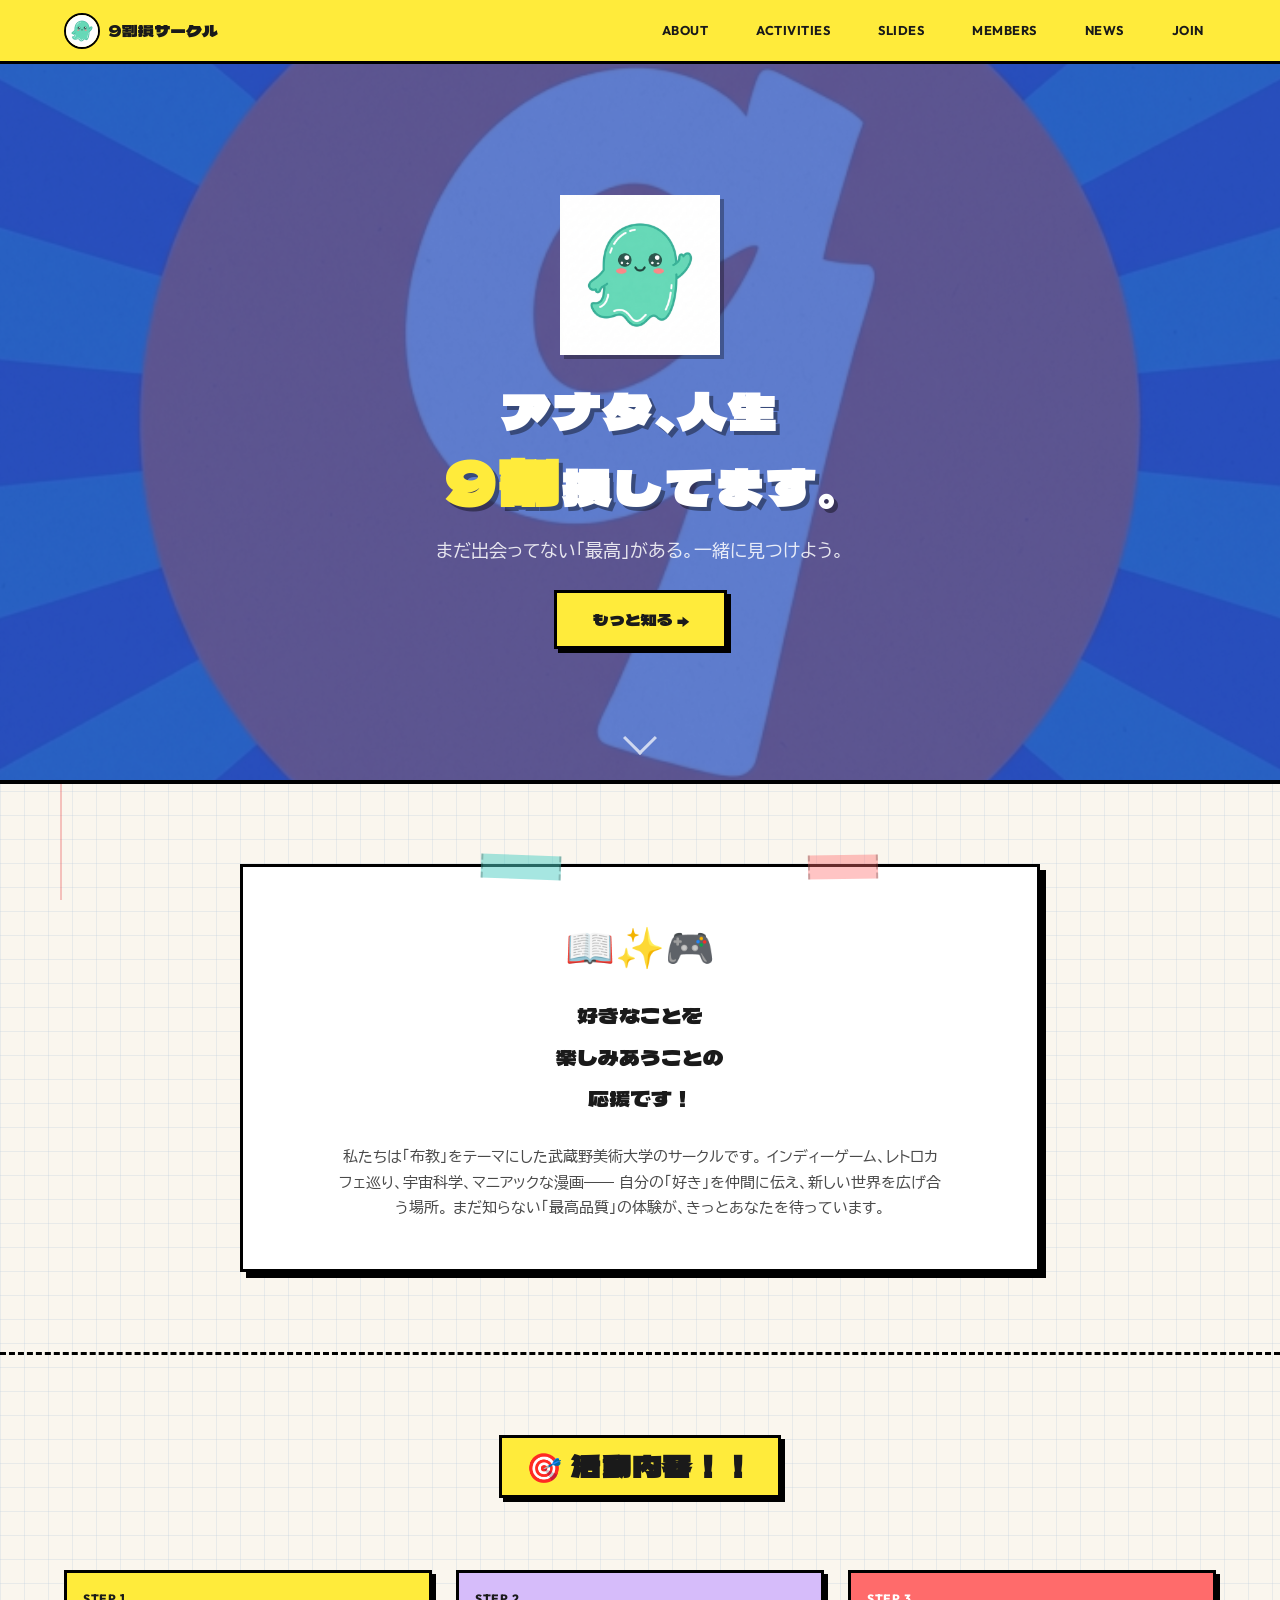
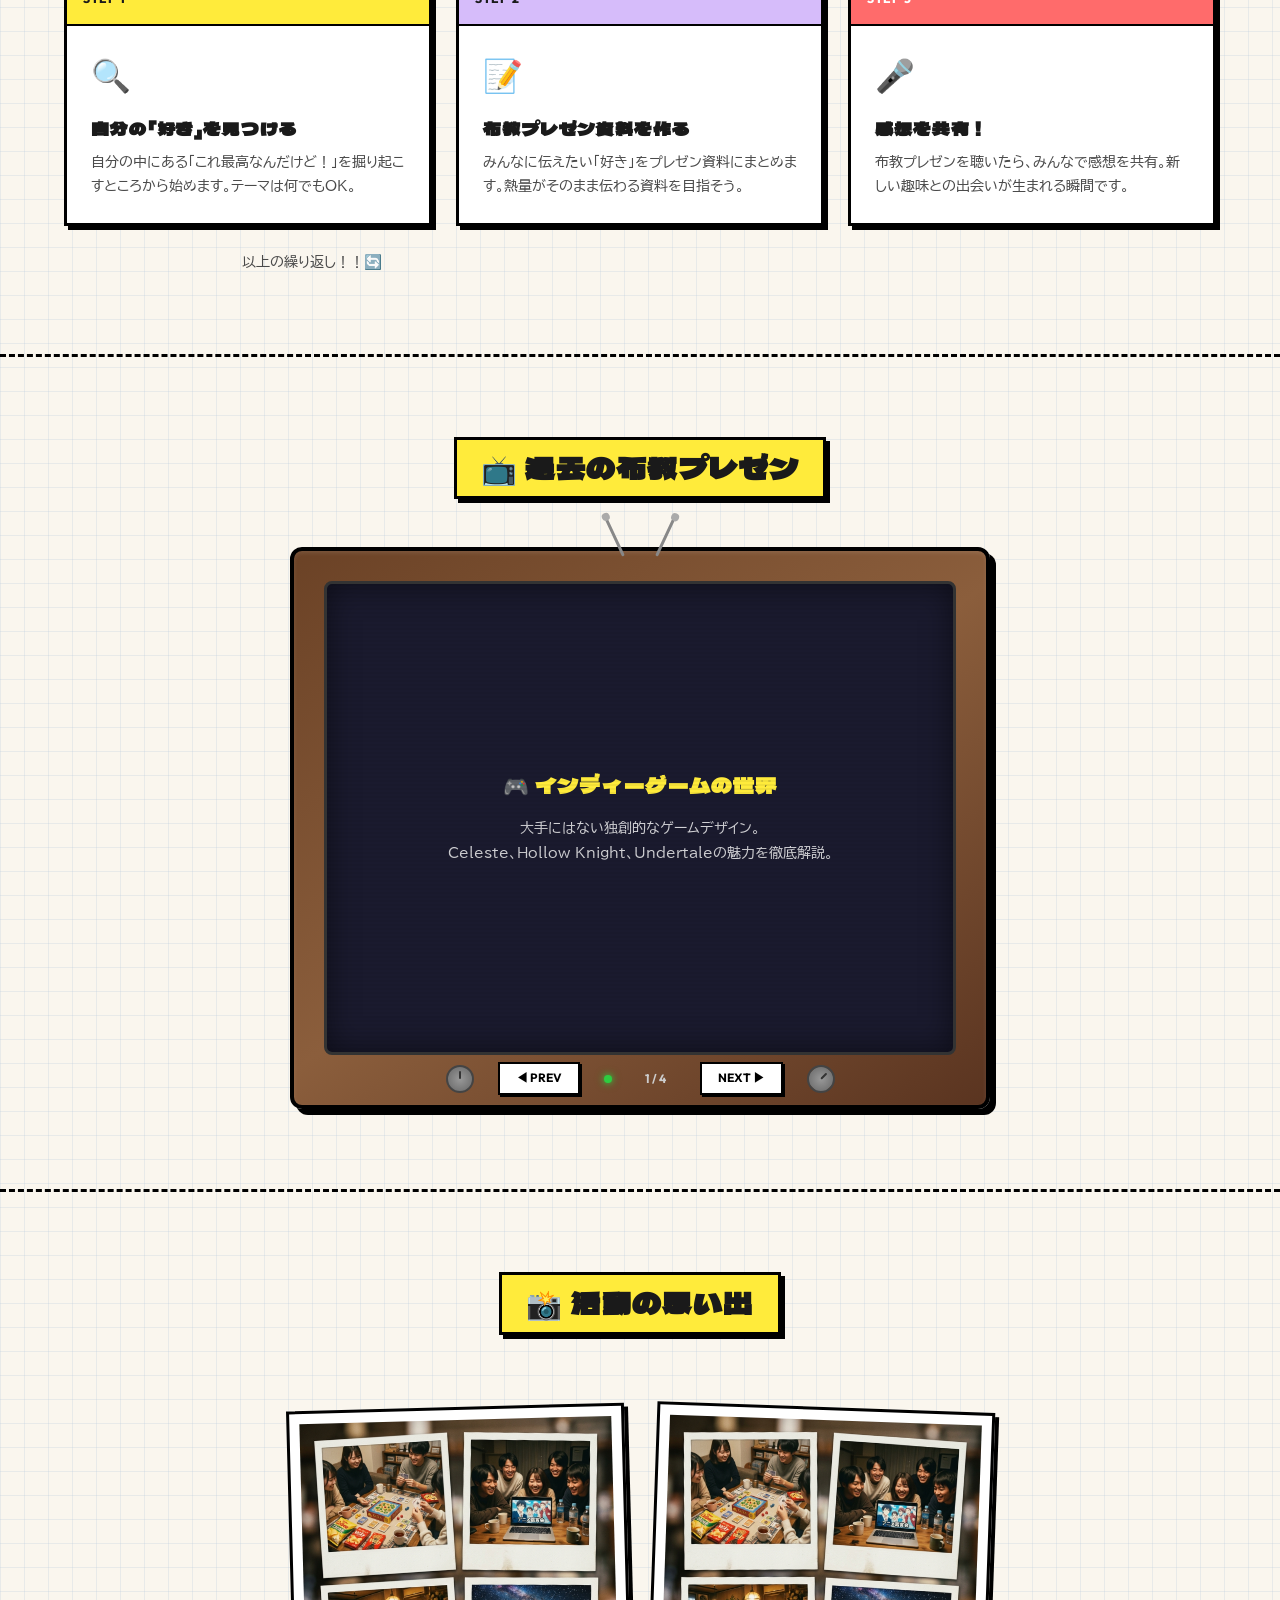
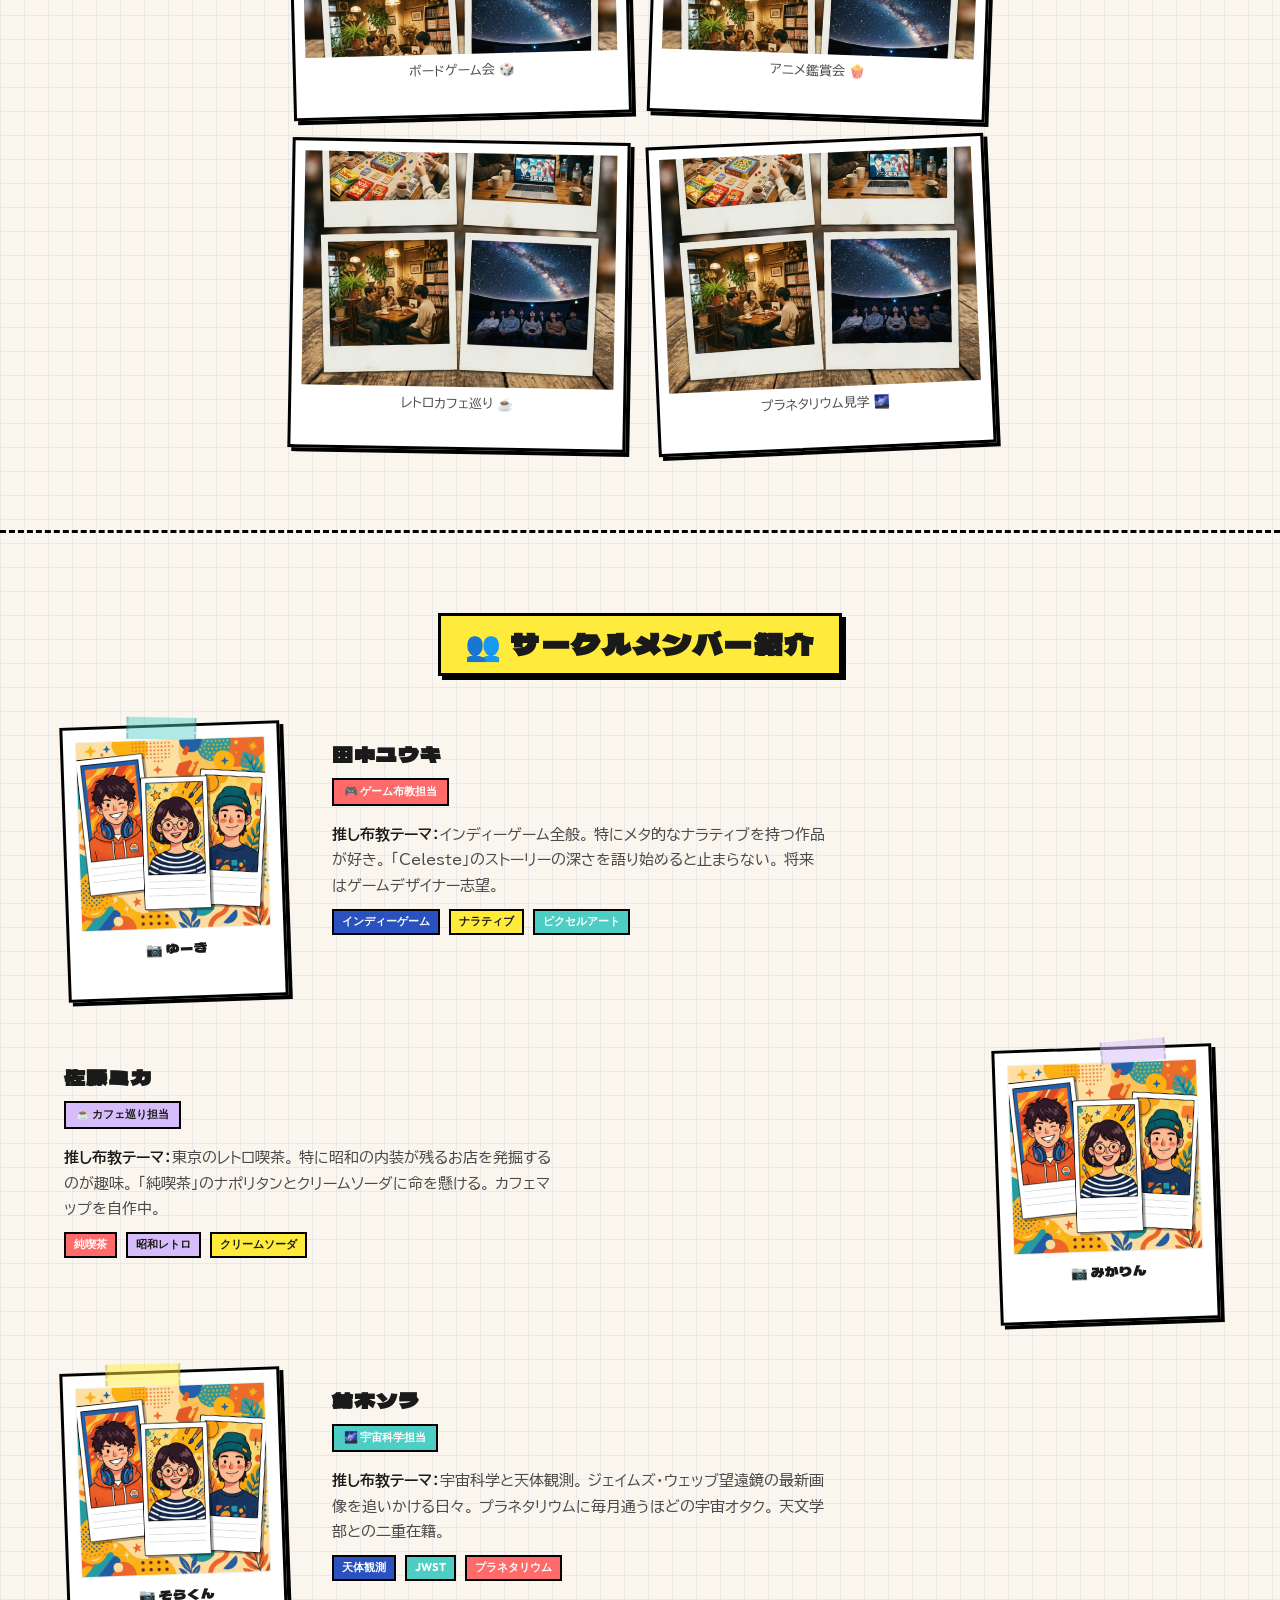
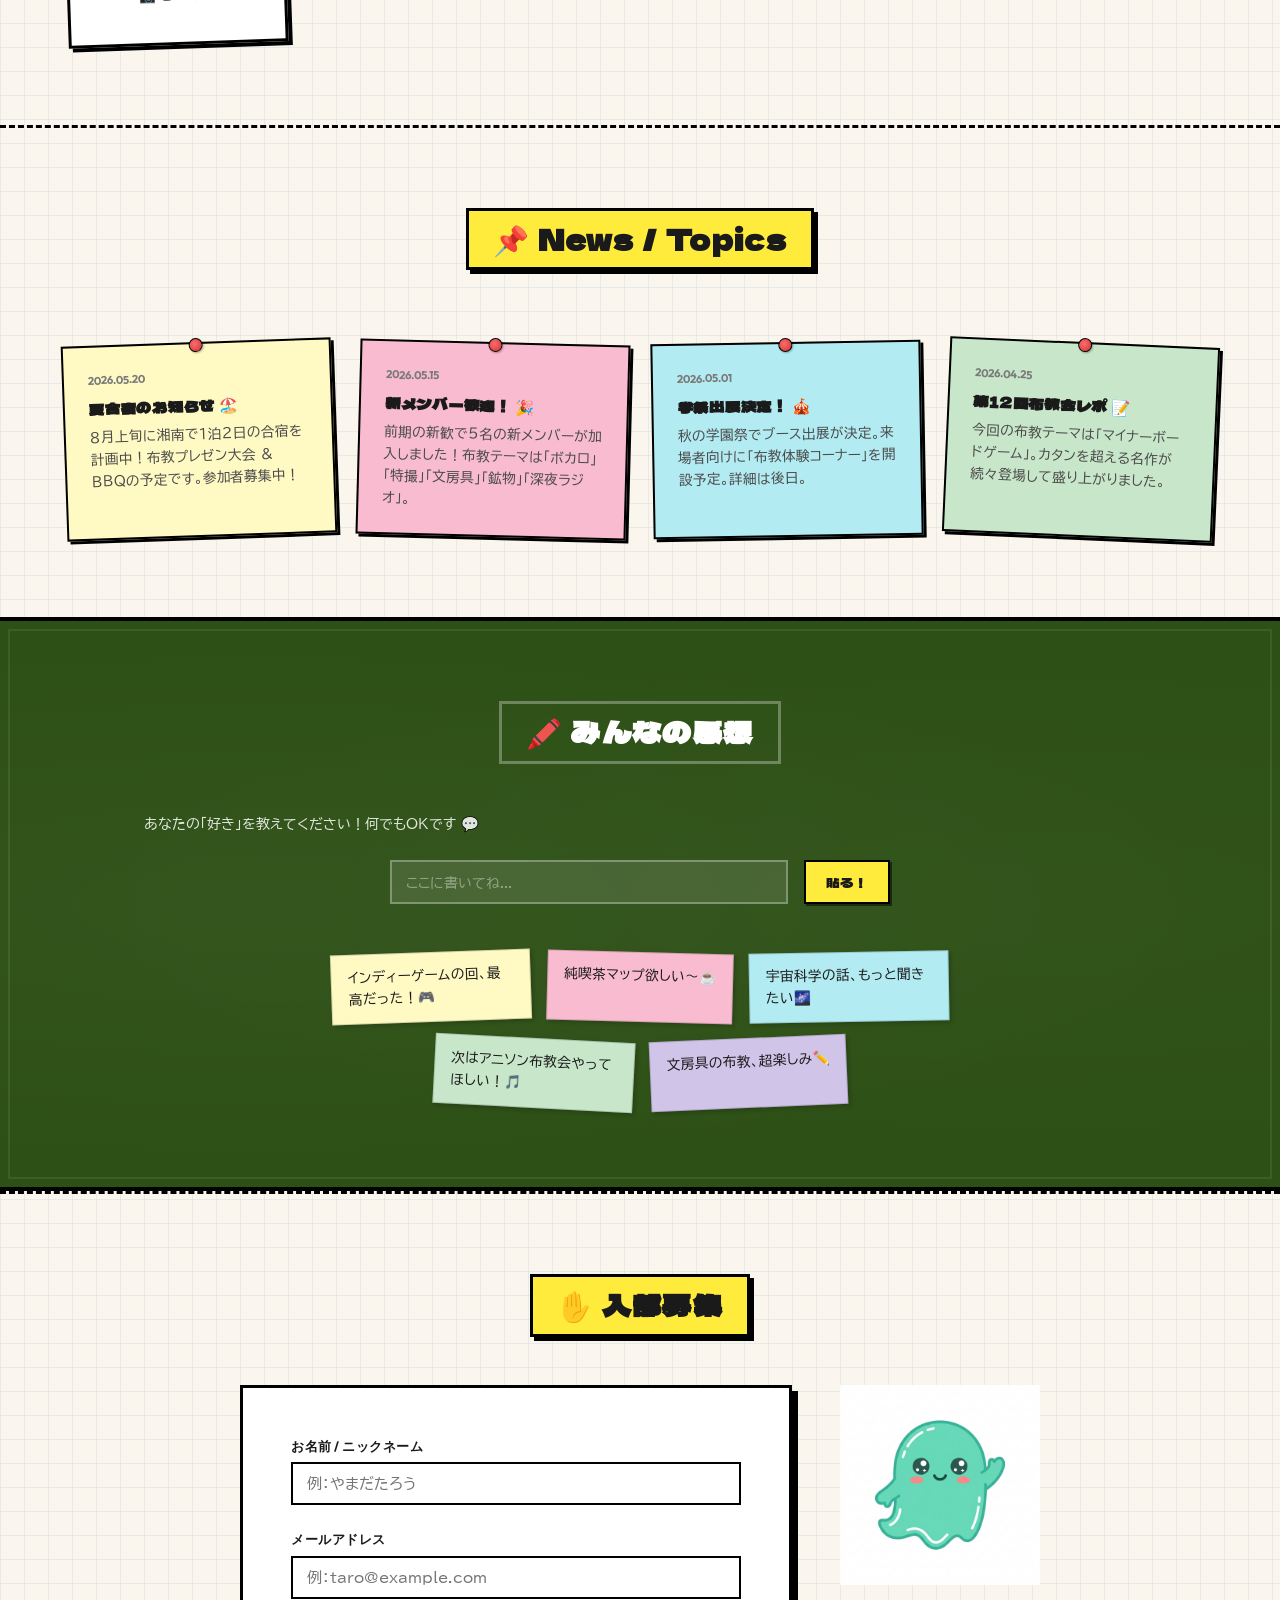
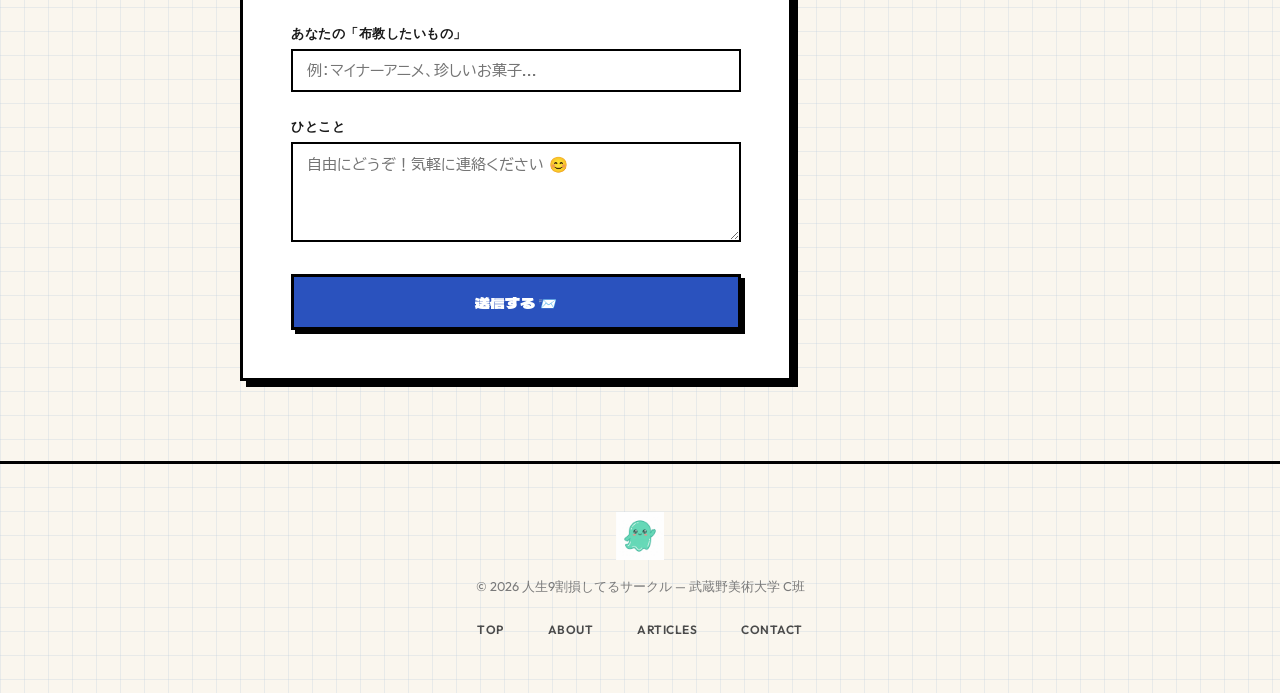
<file: output/index.html>
<!DOCTYPE html>
<html lang="ja">
<head>
  <meta charset="UTF-8" />
  <meta name="viewport" content="width=device-width, initial-scale=1.0" />
  <title>人生9割損してるサークル — 好きを布教する大学サークル</title>
  <meta name="description" content="武蔵野美術大学のサークル「人生9割損してるサークル」。好きなことを楽しみあうことの応援をしています。インディーゲーム、レトロカフェ、宇宙科学など、まだ知らない「最高品質」の趣味を布教します。" />
  <meta property="og:title" content="人生9割損してるサークル" />
  <meta property="og:description" content="好きなことを楽しみあうことの応援です！" />
  <meta property="og:type" content="website" />
  <link rel="stylesheet" href="css/style.css" />
</head>
<body>
  <!-- ====== Splash Screen ====== -->
  <div id="splash-screen" class="splash-screen">
    <img src="assets/hero-sunburst.png" alt="" class="splash-logo" />
    <p class="splash-title">人生、9割損してる。</p>
    <p class="splash-subtitle">Loading your new obsessions...</p>
  </div>

  <!-- ====== Navigation ====== -->
  <nav class="navbar" role="navigation" aria-label="メインナビゲーション">
    <div class="container">
      <a href="#" class="navbar-logo" id="nav-logo">
        <img src="assets/ghost-mascot.png" alt="サークルマスコット" />
        <span>9割損サークル</span>
      </a>
      <div class="navbar-links" id="nav-links">
        <a href="#about">About</a>
        <a href="#activities">Activities</a>
        <a href="#slides">Slides</a>
        <a href="#members">Members</a>
        <a href="#news">News</a>
        <a href="#join">Join</a>
      </div>
      <button class="hamburger" id="hamburger" aria-label="メニュー">
        <span></span>
        <span></span>
        <span></span>
      </button>
    </div>
  </nav>

  <!-- ====== Main Content ====== -->
  <main>

    <!-- ====== Hero Section ====== -->
    <section class="hero-section" id="hero" aria-label="ヒーローセクション">
      <img src="assets/hero-sunburst.png" alt="" class="hero-sunburst" aria-hidden="true" />
      <div class="hero-content">
        <img src="assets/ghost-mascot.png" alt="サークルマスコット" class="hero-mascot" />
        <h1 class="hero-title">
          アナタ、人生<br />
          <span class="accent">9割</span>損してます。
        </h1>
        <p class="hero-subtitle">まだ出会ってない「最高」がある。一緒に見つけよう。</p>
        <a href="#about" class="hero-cta">もっと知る →</a>
      </div>
      <div class="scroll-indicator" aria-hidden="true">
        <span></span>
      </div>
    </section>

    <!-- ====== About / Concept Section ====== -->
    <section class="about-section" id="about" aria-label="コンセプト">
      <div class="container">
        <div class="about-card reveal">
          <div class="about-emoji">📖✨🎮</div>
          <p class="about-text">
            好きなことを<br />
            楽しみあうことの<br />
            応援です！
          </p>
          <p class="about-description">
            私たちは「布教」をテーマにした武蔵野美術大学のサークルです。
            インディーゲーム、レトロカフェ巡り、宇宙科学、マニアックな漫画——
            自分の「好き」を仲間に伝え、新しい世界を広げ合う場所。
            まだ知らない「最高品質」の体験が、きっとあなたを待っています。
          </p>
        </div>
      </div>
    </section>

    <!-- ====== Activities Section ====== -->
    <section class="activities-section" id="activities" aria-label="活動内容">
      <div class="container">
        <div class="section-heading-centered">
          <div class="section-heading reveal">
            <h2>🎯 活動内容！！</h2>
          </div>
        </div>
        <div class="activities-grid">
          <div class="activity-card reveal">
            <div class="activity-card-header step-1">Step 1</div>
            <div class="activity-card-body">
              <div class="activity-card-icon">🔍</div>
              <h3>自分の「好き」を見つける</h3>
              <p>自分の中にある「これ最高なんだけど！」を掘り起こすところから始めます。テーマは何でもOK。</p>
            </div>
          </div>
          <div class="activity-card reveal">
            <div class="activity-card-header step-2">Step 2</div>
            <div class="activity-card-body">
              <div class="activity-card-icon">📝</div>
              <h3>布教プレゼン資料を作る</h3>
              <p>みんなに伝えたい「好き」をプレゼン資料にまとめます。熱量がそのまま伝わる資料を目指そう。</p>
            </div>
          </div>
          <div class="activity-card reveal">
            <div class="activity-card-header step-3">Step 3</div>
            <div class="activity-card-body">
              <div class="activity-card-icon">🎤</div>
              <h3>感想を共有！</h3>
              <p>布教プレゼンを聴いたら、みんなで感想を共有。新しい趣味との出会いが生まれる瞬間です。</p>
            </div>
          </div>
        </div>
        <p style="text-align: center; margin-top: var(--space-md); color: var(--text-secondary); font-size: 0.9rem;" class="reveal">
          以上の繰り返し！！🔄
        </p>
      </div>
    </section>

    <!-- ====== CRT TV Slide Viewer ====== -->
    <section class="slides-section" id="slides" aria-label="過去のプレゼン">
      <div class="container">
        <div class="section-heading-centered">
          <div class="section-heading reveal">
            <h2>📺 過去の布教プレゼン</h2>
          </div>
        </div>
        <div class="crt-tv-wrapper reveal">
          <div class="crt-tv">
            <!-- Antenna -->
            <div class="crt-antenna">
              <div class="crt-antenna-rod" style="position:relative;">
                <div class="crt-antenna-tip"></div>
              </div>
              <div class="crt-antenna-rod" style="position:relative;">
                <div class="crt-antenna-tip"></div>
              </div>
            </div>

            <!-- Screen -->
            <div class="crt-screen">
              <div class="crt-slide active">
                <div class="crt-slide-content">
                  <h3>🎮 インディーゲームの世界</h3>
                  <p>大手にはない独創的なゲームデザイン。<br/>Celeste、Hollow Knight、Undertaleの魅力を徹底解説。</p>
                </div>
              </div>
              <div class="crt-slide">
                <div class="crt-slide-content">
                  <h3>☕ 東京レトロ喫茶マップ</h3>
                  <p>昭和の空気が残る珈琲店を巡る旅。<br/>神保町・下北沢・吉祥寺の隠れた名店を紹介。</p>
                </div>
              </div>
              <div class="crt-slide">
                <div class="crt-slide-content">
                  <h3>🌌 宇宙科学のロマン</h3>
                  <p>ジェイムズ・ウェッブ望遠鏡が見た宇宙の姿。<br/>最新の天体写真と、その科学的意義を解説。</p>
                </div>
              </div>
              <div class="crt-slide">
                <div class="crt-slide-content">
                  <h3>📚 マニアック漫画布教会</h3>
                  <p>知る人ぞ知る名作漫画をプレゼン。<br/>「チ。」「ダンダダン」「葬送のフリーレン」の深さ。</p>
                </div>
              </div>
              <div id="crt-static" class="crt-static"></div>
            </div>

            <!-- Controls -->
            <div class="crt-controls">
              <div class="crt-dial" id="dial-left" title="前のスライド"></div>
              <button class="crt-nav-btn" id="crt-prev">◀ PREV</button>
              <div class="crt-power-led"></div>
              <span class="slide-counter" id="slide-counter">1 / 4</span>
              <button class="crt-nav-btn" id="crt-next">NEXT ▶</button>
              <div class="crt-dial" id="dial-right" title="次のスライド"></div>
            </div>
          </div>
        </div>
      </div>
    </section>

    <!-- ====== Photo Album Section ====== -->
    <section class="album-section" id="album" aria-label="活動写真アルバム">
      <div class="container">
        <div class="section-heading-centered">
          <div class="section-heading reveal">
            <h2>📸 活動の思い出</h2>
          </div>
        </div>
        <div class="album-grid reveal">
          <div class="album-photo">
            <img src="assets/activity-photos.png" alt="ボードゲーム会の様子" style="object-position: top left;" />
            <p class="album-photo-caption">ボードゲーム会 🎲</p>
          </div>
          <div class="album-photo">
            <img src="assets/activity-photos.png" alt="アニメ鑑賞会" style="object-position: top right;" />
            <p class="album-photo-caption">アニメ鑑賞会 🍿</p>
          </div>
          <div class="album-photo">
            <img src="assets/activity-photos.png" alt="レトロカフェ巡り" style="object-position: bottom left;" />
            <p class="album-photo-caption">レトロカフェ巡り ☕</p>
          </div>
          <div class="album-photo">
            <img src="assets/activity-photos.png" alt="プラネタリウム見学" style="object-position: bottom right;" />
            <p class="album-photo-caption">プラネタリウム見学 🌌</p>
          </div>
        </div>
      </div>
    </section>

    <!-- ====== Members Section ====== -->
    <section class="members-section" id="members" aria-label="メンバー紹介">
      <div class="container">
        <div class="section-heading-centered">
          <div class="section-heading reveal">
            <h2>👥 サークルメンバー紹介</h2>
          </div>
        </div>
        <div class="members-grid">

          <!-- Member 1 -->
          <div class="member-row reveal">
            <div class="polaroid">
              <div class="washi-tape tape-mint"></div>
              <img src="assets/member-avatars.png" alt="田中ユウキ" class="polaroid-image" style="object-position: left center;" />
              <p class="polaroid-label">📷 ゆーき</p>
            </div>
            <div class="member-info">
              <h3 class="member-name">田中ユウキ</h3>
              <span class="member-role tag-pink">🎮 ゲーム布教担当</span>
              <p class="member-passion">
                <strong>推し布教テーマ：</strong>インディーゲーム全般。
                特にメタ的なナラティブを持つ作品が好き。
                「Celeste」のストーリーの深さを語り始めると止まらない。
                将来はゲームデザイナー志望。
              </p>
              <div style="margin-top: 8px;">
                <span class="tag tag-blue">インディーゲーム</span>
                <span class="tag tag-yellow">ナラティブ</span>
                <span class="tag tag-mint">ピクセルアート</span>
              </div>
            </div>
          </div>

          <!-- Member 2 -->
          <div class="member-row reveal">
            <div class="polaroid">
              <div class="washi-tape tape-lavender"></div>
              <img src="assets/member-avatars.png" alt="佐藤ミカ" class="polaroid-image" style="object-position: center center;" />
              <p class="polaroid-label">📷 みかりん</p>
            </div>
            <div class="member-info">
              <h3 class="member-name">佐藤ミカ</h3>
              <span class="member-role tag-lavender">☕ カフェ巡り担当</span>
              <p class="member-passion">
                <strong>推し布教テーマ：</strong>東京のレトロ喫茶。
                特に昭和の内装が残るお店を発掘するのが趣味。
                「純喫茶」のナポリタンとクリームソーダに命を懸ける。
                カフェマップを自作中。
              </p>
              <div style="margin-top: 8px;">
                <span class="tag tag-pink">純喫茶</span>
                <span class="tag tag-lavender">昭和レトロ</span>
                <span class="tag tag-yellow">クリームソーダ</span>
              </div>
            </div>
          </div>

          <!-- Member 3 -->
          <div class="member-row reveal">
            <div class="polaroid">
              <div class="washi-tape tape-yellow"></div>
              <img src="assets/member-avatars.png" alt="鈴木ソラ" class="polaroid-image" style="object-position: right center;" />
              <p class="polaroid-label">📷 そらくん</p>
            </div>
            <div class="member-info">
              <h3 class="member-name">鈴木ソラ</h3>
              <span class="member-role tag-mint">🌌 宇宙科学担当</span>
              <p class="member-passion">
                <strong>推し布教テーマ：</strong>宇宙科学と天体観測。
                ジェイムズ・ウェッブ望遠鏡の最新画像を追いかける日々。
                プラネタリウムに毎月通うほどの宇宙オタク。
                天文学部との二重在籍。
              </p>
              <div style="margin-top: 8px;">
                <span class="tag tag-blue">天体観測</span>
                <span class="tag tag-mint">JWST</span>
                <span class="tag tag-pink">プラネタリウム</span>
              </div>
            </div>
          </div>

        </div>
      </div>
    </section>

    <!-- ====== News / Sticky Notes Section ====== -->
    <section class="news-section" id="news" aria-label="ニュース">
      <div class="container">
        <div class="section-heading-centered">
          <div class="section-heading reveal">
            <h2>📌 News / Topics</h2>
          </div>
        </div>
        <div class="sticky-board reveal">
          <div class="sticky-note">
            <p class="sticky-date">2026.05.20</p>
            <h3 class="sticky-title">夏合宿のお知らせ 🏖️</h3>
            <p class="sticky-body">8月上旬に湘南で1泊2日の合宿を計画中！布教プレゼン大会 & BBQの予定です。参加者募集中！</p>
          </div>
          <div class="sticky-note">
            <p class="sticky-date">2026.05.15</p>
            <h3 class="sticky-title">新メンバー歓迎！ 🎉</h3>
            <p class="sticky-body">前期の新歓で5名の新メンバーが加入しました！布教テーマは「ボカロ」「特撮」「文房具」「鉱物」「深夜ラジオ」。</p>
          </div>
          <div class="sticky-note">
            <p class="sticky-date">2026.05.01</p>
            <h3 class="sticky-title">学祭出展決定！ 🎪</h3>
            <p class="sticky-body">秋の学園祭でブース出展が決定。来場者向けに「布教体験コーナー」を開設予定。詳細は後日。</p>
          </div>
          <div class="sticky-note">
            <p class="sticky-date">2026.04.25</p>
            <h3 class="sticky-title">第12回布教会レポ 📝</h3>
            <p class="sticky-body">今回の布教テーマは「マイナーボードゲーム」。カタンを超える名作が続々登場して盛り上がりました。</p>
          </div>
        </div>
      </div>
    </section>

    <!-- ====== Chalkboard Feedback Section ====== -->
    <section class="chalkboard-section" id="chalkboard" aria-label="みんなの感想">
      <div class="container">
        <div class="section-heading-centered">
          <div class="section-heading reveal">
            <h2>🖍️ みんなの感想</h2>
          </div>
        </div>
        <p class="chalk-text reveal">あなたの「好き」を教えてください！何でもOKです 💬</p>
        <div class="chalk-input-row reveal">
          <input type="text" id="chalk-input" class="chalk-input" placeholder="ここに書いてね..." maxlength="100" />
          <button id="chalk-submit" class="chalk-submit">貼る！</button>
        </div>
        <div id="chalk-notes" class="chalk-notes">
          <!-- Pre-seeded notes -->
          <div class="chalk-note" style="background-color: #fff9c4; transform: rotate(-2deg);">インディーゲームの回、最高だった！🎮</div>
          <div class="chalk-note" style="background-color: #f8bbd0; transform: rotate(1.5deg);">純喫茶マップ欲しい〜☕</div>
          <div class="chalk-note" style="background-color: #b2ebf2; transform: rotate(-1deg);">宇宙科学の話、もっと聞きたい🌌</div>
          <div class="chalk-note" style="background-color: #c8e6c9; transform: rotate(3deg);">次はアニソン布教会やってほしい！🎵</div>
          <div class="chalk-note" style="background-color: #d1c4e9; transform: rotate(-2.5deg);">文房具の布教、超楽しみ✏️</div>
        </div>
      </div>
    </section>

    <!-- ====== Join / Contact Section ====== -->
    <section class="join-section" id="join" aria-label="入部募集">
      <div class="container">
        <div class="section-heading-centered">
          <div class="section-heading reveal">
            <h2>✋ 入部募集</h2>
          </div>
        </div>
        <div class="join-wrapper reveal">
          <div class="join-form-container">
            <form id="join-form" class="join-form" novalidate>
              <div class="form-group">
                <label for="form-name">お名前 / ニックネーム</label>
                <input type="text" id="form-name" placeholder="例：やまだたろう" required />
              </div>
              <div class="form-group">
                <label for="form-email">メールアドレス</label>
                <input type="email" id="form-email" placeholder="例：taro@example.com" required />
              </div>
              <div class="form-group">
                <label for="form-passion">あなたの「布教したいもの」</label>
                <input type="text" id="form-passion" placeholder="例：マイナーアニメ、珍しいお菓子..." />
              </div>
              <div class="form-group">
                <label for="form-message">ひとこと</label>
                <textarea id="form-message" placeholder="自由にどうぞ！気軽に連絡ください 😊" required></textarea>
              </div>
              <button type="submit" class="btn-primary">送信する 📨</button>
            </form>
          </div>
          <img src="assets/ghost-mascot.png" alt="マスコット" class="join-ghost" id="join-ghost" />
        </div>
      </div>
    </section>

  </main>

  <!-- ====== Footer ====== -->
  <footer class="footer" role="contentinfo">
    <div class="container">
      <div class="footer-content">
        <img src="assets/ghost-mascot.png" alt="" class="footer-logo" aria-hidden="true" />
        <p class="footer-text">© 2026 人生9割損してるサークル — 武蔵野美術大学 C班</p>
        <div class="footer-links">
          <a href="#hero">Top</a>
          <a href="#about">About</a>
          <a href="articles.html">Articles</a>
          <a href="#join">Contact</a>
        </div>
      </div>
    </div>
  </footer>

  <script src="js/main.js"></script>
</body>
</html>
</file>
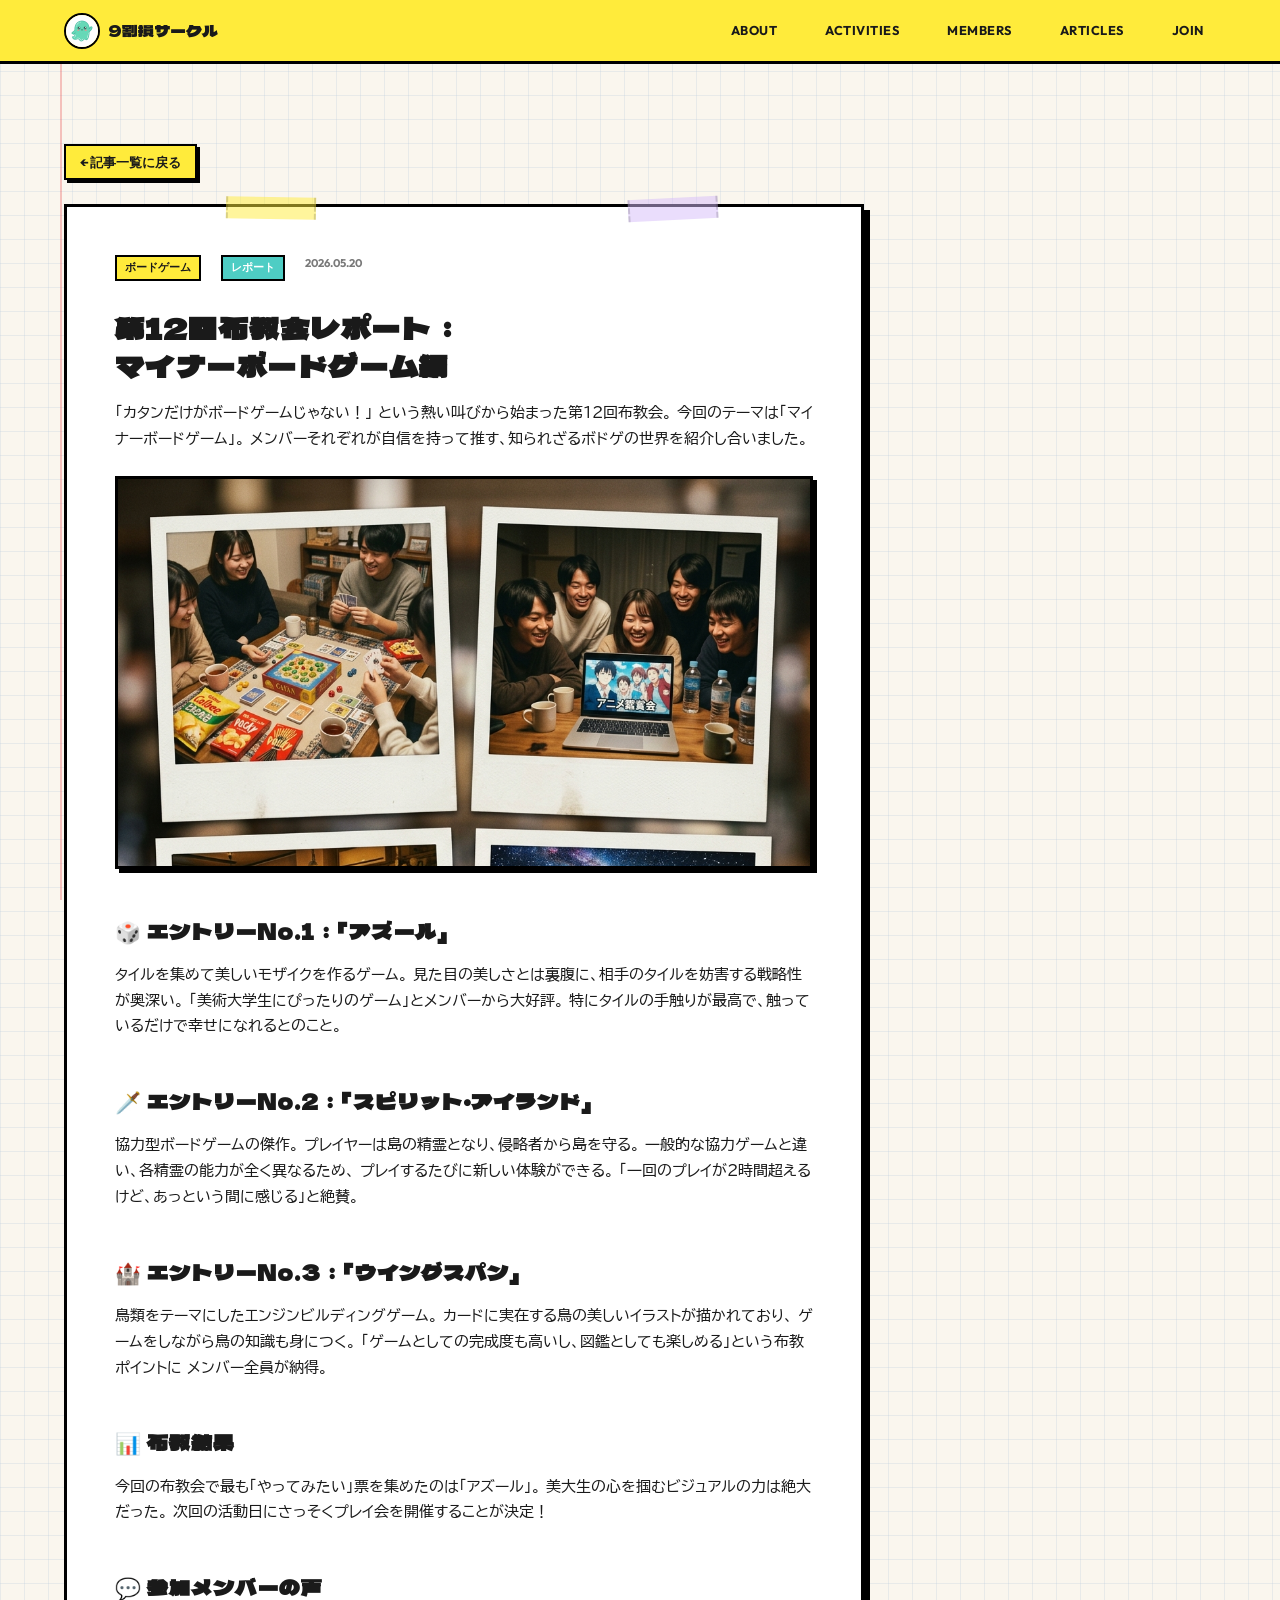
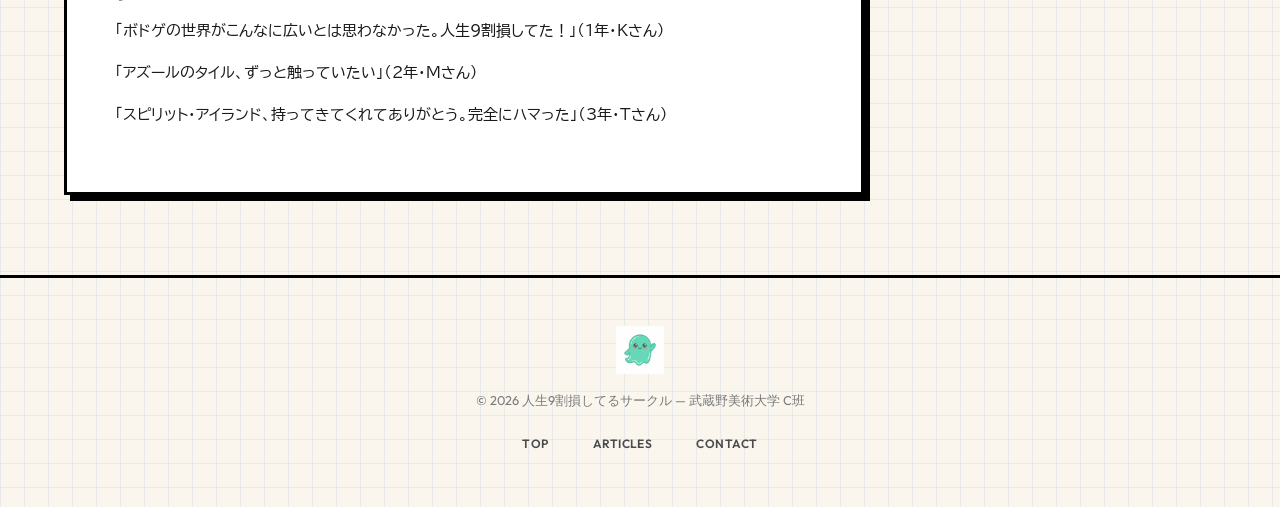
<file: output/article-detail.html>
<!DOCTYPE html>
<html lang="ja">
<head>
  <meta charset="UTF-8" />
  <meta name="viewport" content="width=device-width, initial-scale=1.0" />
  <title>第12回布教会レポート — 人生9割損してるサークル</title>
  <meta name="description" content="第12回布教会のレポート。マイナーボードゲームの魅力を布教したプレゼンの記録と参加メンバーの感想。" />
  <link rel="stylesheet" href="css/style.css" />
</head>
<body>
  <!-- Navigation -->
  <nav class="navbar" role="navigation" aria-label="メインナビゲーション">
    <div class="container">
      <a href="index.html" class="navbar-logo">
        <img src="assets/ghost-mascot.png" alt="サークルマスコット" />
        <span>9割損サークル</span>
      </a>
      <div class="navbar-links" id="nav-links">
        <a href="index.html#about">About</a>
        <a href="index.html#activities">Activities</a>
        <a href="index.html#members">Members</a>
        <a href="articles.html">Articles</a>
        <a href="index.html#join">Join</a>
      </div>
      <button class="hamburger" id="hamburger" aria-label="メニュー">
        <span></span>
        <span></span>
        <span></span>
      </button>
    </div>
  </nav>

  <main>
    <section class="detail-hero">
      <div class="container">
        <a href="articles.html" class="detail-back-link">← 記事一覧に戻る</a>

        <div class="detail-card">
          <div class="washi-tape tape-yellow"></div>
          <div class="washi-tape tape-lavender" style="top: -9px; right: 18%;"></div>

          <div class="detail-meta">
            <span class="tag tag-yellow">ボードゲーム</span>
            <span class="tag tag-mint">レポート</span>
            <span class="sticky-date">2026.05.20</span>
          </div>

          <h1 class="detail-title">第12回布教会レポート：<br/>マイナーボードゲーム編</h1>

          <div class="detail-body">
            <p>
              「カタンだけがボードゲームじゃない！」
              という熱い叫びから始まった第12回布教会。
              今回のテーマは「マイナーボードゲーム」。
              メンバーそれぞれが自信を持って推す、知られざるボドゲの世界を紹介し合いました。
            </p>

            <img src="assets/activity-photos.png" alt="ボードゲーム会の様子" class="detail-image" style="object-position: top left; aspect-ratio: 16/9; object-fit: cover;" />

            <h2>🎲 エントリーNo.1：「アズール」</h2>
            <p>
              タイルを集めて美しいモザイクを作るゲーム。
              見た目の美しさとは裏腹に、相手のタイルを妨害する戦略性が奥深い。
              「美術大学生にぴったりのゲーム」とメンバーから大好評。
              特にタイルの手触りが最高で、触っているだけで幸せになれるとのこと。
            </p>

            <h2>🗡️ エントリーNo.2：「スピリット・アイランド」</h2>
            <p>
              協力型ボードゲームの傑作。
              プレイヤーは島の精霊となり、侵略者から島を守る。
              一般的な協力ゲームと違い、各精霊の能力が全く異なるため、
              プレイするたびに新しい体験ができる。
              「一回のプレイが2時間超えるけど、あっという間に感じる」と絶賛。
            </p>

            <h2>🏰 エントリーNo.3：「ウイングスパン」</h2>
            <p>
              鳥類をテーマにしたエンジンビルディングゲーム。
              カードに実在する鳥の美しいイラストが描かれており、
              ゲームをしながら鳥の知識も身につく。
              「ゲームとしての完成度も高いし、図鑑としても楽しめる」という布教ポイントに
              メンバー全員が納得。
            </p>

            <h2>📊 布教結果</h2>
            <p>
              今回の布教会で最も「やってみたい」票を集めたのは「アズール」。
              美大生の心を掴むビジュアルの力は絶大だった。
              次回の活動日にさっそくプレイ会を開催することが決定！
            </p>

            <h2>💬 参加メンバーの声</h2>
            <p>
              「ボドゲの世界がこんなに広いとは思わなかった。人生9割損してた！」（1年・Kさん）
            </p>
            <p>
              「アズールのタイル、ずっと触っていたい」（2年・Mさん）
            </p>
            <p>
              「スピリット・アイランド、持ってきてくれてありがとう。完全にハマった」（3年・Tさん）
            </p>
          </div>
        </div>
      </div>
    </section>
  </main>

  <footer class="footer" role="contentinfo">
    <div class="container">
      <div class="footer-content">
        <img src="assets/ghost-mascot.png" alt="" class="footer-logo" aria-hidden="true" />
        <p class="footer-text">© 2026 人生9割損してるサークル — 武蔵野美術大学 C班</p>
        <div class="footer-links">
          <a href="index.html">Top</a>
          <a href="articles.html">Articles</a>
          <a href="index.html#join">Contact</a>
        </div>
      </div>
    </div>
  </footer>

  <script src="js/main.js"></script>
</body>
</html>
</file>
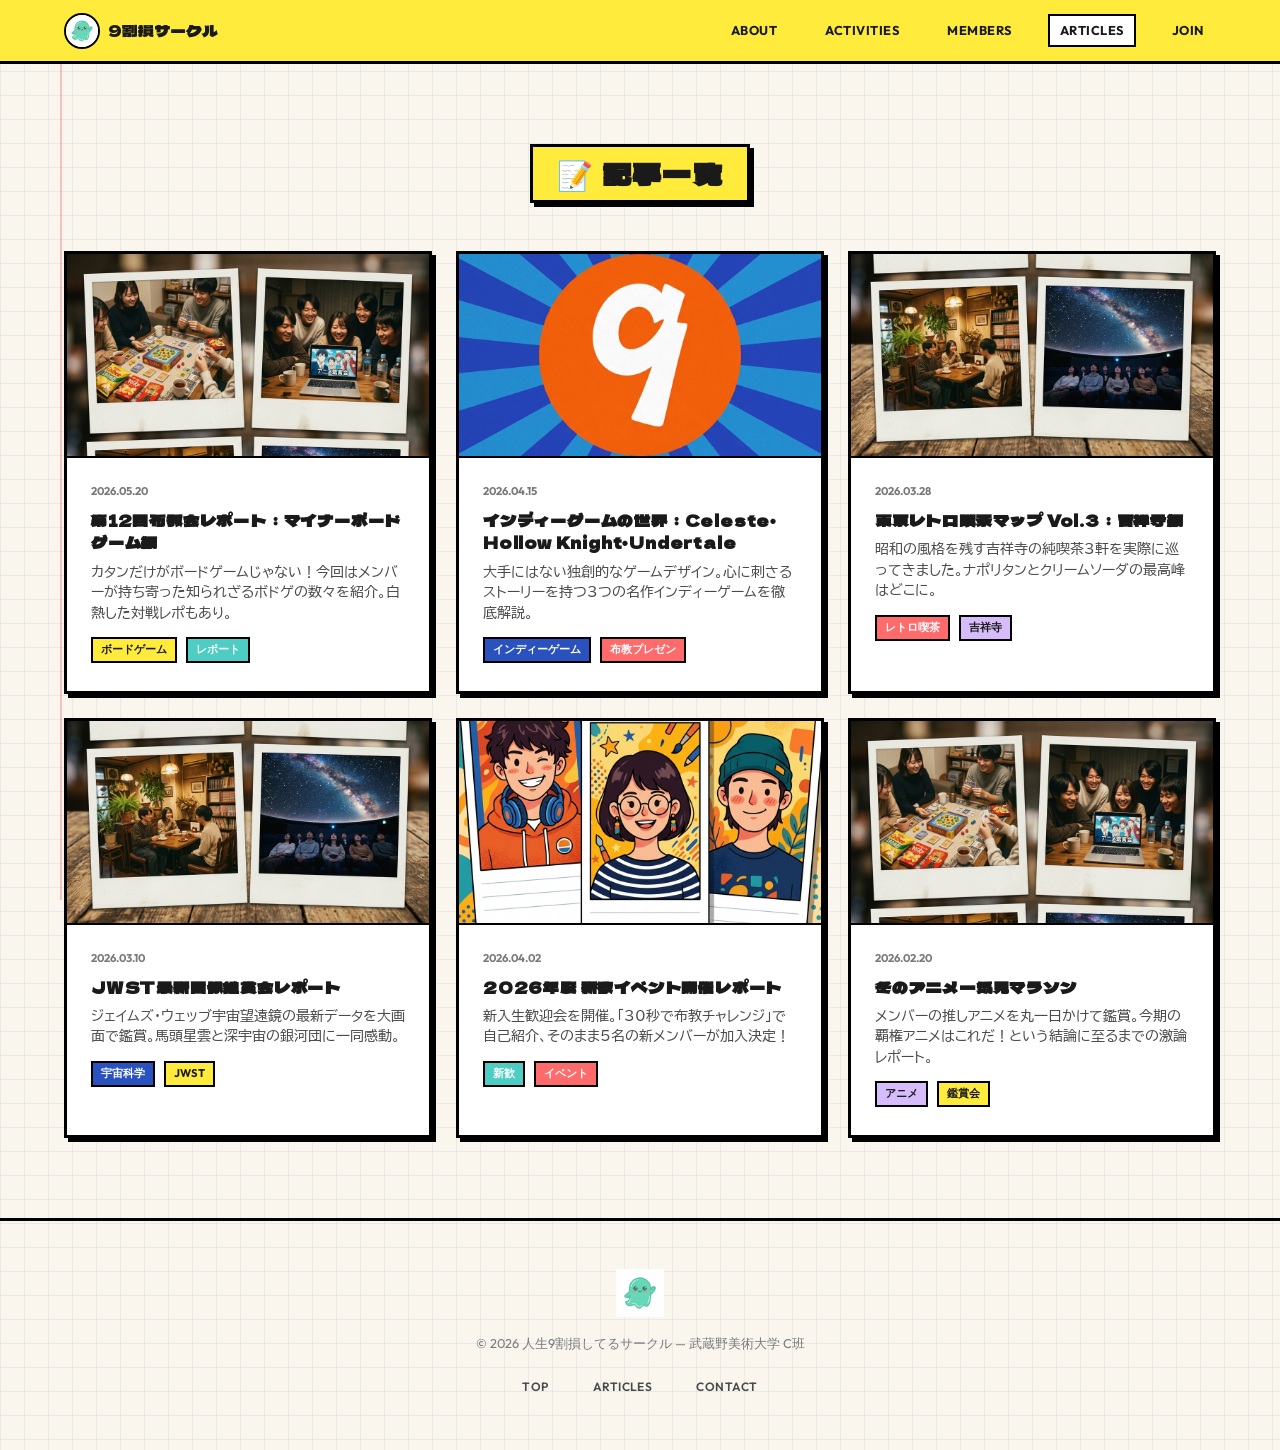
<file: output/articles.html>
<!DOCTYPE html>
<html lang="ja">
<head>
  <meta charset="UTF-8" />
  <meta name="viewport" content="width=device-width, initial-scale=1.0" />
  <title>記事一覧 — 人生9割損してるサークル</title>
  <meta name="description" content="人生9割損してるサークルの活動記録やブログ記事の一覧。布教プレゼンのレポートやイベント報告など。" />
  <link rel="stylesheet" href="css/style.css" />
</head>
<body>
  <!-- Navigation -->
  <nav class="navbar" role="navigation" aria-label="メインナビゲーション">
    <div class="container">
      <a href="index.html" class="navbar-logo">
        <img src="assets/ghost-mascot.png" alt="サークルマスコット" />
        <span>9割損サークル</span>
      </a>
      <div class="navbar-links" id="nav-links">
        <a href="index.html#about">About</a>
        <a href="index.html#activities">Activities</a>
        <a href="index.html#members">Members</a>
        <a href="articles.html" style="border-color: #000; background-color: #fff;">Articles</a>
        <a href="index.html#join">Join</a>
      </div>
      <button class="hamburger" id="hamburger" aria-label="メニュー">
        <span></span>
        <span></span>
        <span></span>
      </button>
    </div>
  </nav>

  <main>
    <section class="article-list-section">
      <div class="container">
        <div class="section-heading-centered">
          <div class="section-heading reveal">
            <h1 style="font-size: 1.8rem;">📝 記事一覧</h1>
          </div>
        </div>

        <div class="article-grid">
          <!-- Article 1 -->
          <a href="article-detail.html" class="article-card reveal" style="text-decoration: none; color: inherit;">
            <img src="assets/activity-photos.png" alt="ボードゲーム会" class="article-card-image" style="object-position: top left;" />
            <div class="article-card-body">
              <p class="article-card-date">2026.05.20</p>
              <h2 class="article-card-title">第12回布教会レポート：マイナーボードゲーム編</h2>
              <p class="article-card-excerpt">カタンだけがボードゲームじゃない！今回はメンバーが持ち寄った知られざるボドゲの数々を紹介。白熱した対戦レポもあり。</p>
              <div style="margin-top: 12px;">
                <span class="tag tag-yellow">ボードゲーム</span>
                <span class="tag tag-mint">レポート</span>
              </div>
            </div>
          </a>

          <!-- Article 2 -->
          <a href="project-detail.html" class="article-card reveal" style="text-decoration: none; color: inherit;">
            <img src="assets/hero-sunburst.png" alt="インディーゲーム特集" class="article-card-image" />
            <div class="article-card-body">
              <p class="article-card-date">2026.04.15</p>
              <h2 class="article-card-title">インディーゲームの世界：Celeste・Hollow Knight・Undertale</h2>
              <p class="article-card-excerpt">大手にはない独創的なゲームデザイン。心に刺さるストーリーを持つ3つの名作インディーゲームを徹底解説。</p>
              <div style="margin-top: 12px;">
                <span class="tag tag-blue">インディーゲーム</span>
                <span class="tag tag-pink">布教プレゼン</span>
              </div>
            </div>
          </a>

          <!-- Article 3 -->
          <a href="article-detail.html" class="article-card reveal" style="text-decoration: none; color: inherit;">
            <img src="assets/activity-photos.png" alt="レトロカフェ巡り" class="article-card-image" style="object-position: bottom left;" />
            <div class="article-card-body">
              <p class="article-card-date">2026.03.28</p>
              <h2 class="article-card-title">東京レトロ喫茶マップ Vol.3：吉祥寺編</h2>
              <p class="article-card-excerpt">昭和の風格を残す吉祥寺の純喫茶3軒を実際に巡ってきました。ナポリタンとクリームソーダの最高峰はどこに。</p>
              <div style="margin-top: 12px;">
                <span class="tag tag-pink">レトロ喫茶</span>
                <span class="tag tag-lavender">吉祥寺</span>
              </div>
            </div>
          </a>

          <!-- Article 4 -->
          <a href="article-detail.html" class="article-card reveal" style="text-decoration: none; color: inherit;">
            <img src="assets/activity-photos.png" alt="プラネタリウム" class="article-card-image" style="object-position: bottom right;" />
            <div class="article-card-body">
              <p class="article-card-date">2026.03.10</p>
              <h2 class="article-card-title">JWST最新画像鑑賞会レポート</h2>
              <p class="article-card-excerpt">ジェイムズ・ウェッブ宇宙望遠鏡の最新データを大画面で鑑賞。馬頭星雲と深宇宙の銀河団に一同感動。</p>
              <div style="margin-top: 12px;">
                <span class="tag tag-blue">宇宙科学</span>
                <span class="tag tag-yellow">JWST</span>
              </div>
            </div>
          </a>

          <!-- Article 5 -->
          <a href="article-detail.html" class="article-card reveal" style="text-decoration: none; color: inherit;">
            <img src="assets/member-avatars.png" alt="新歓イベント" class="article-card-image" />
            <div class="article-card-body">
              <p class="article-card-date">2026.04.02</p>
              <h2 class="article-card-title">2026年度 新歓イベント開催レポート</h2>
              <p class="article-card-excerpt">新入生歓迎会を開催。「30秒で布教チャレンジ」で自己紹介、そのまま5名の新メンバーが加入決定！</p>
              <div style="margin-top: 12px;">
                <span class="tag tag-mint">新歓</span>
                <span class="tag tag-pink">イベント</span>
              </div>
            </div>
          </a>

          <!-- Article 6 -->
          <a href="article-detail.html" class="article-card reveal" style="text-decoration: none; color: inherit;">
            <img src="assets/activity-photos.png" alt="アニメ鑑賞会" class="article-card-image" style="object-position: top right;" />
            <div class="article-card-body">
              <p class="article-card-date">2026.02.20</p>
              <h2 class="article-card-title">冬のアニメ一気見マラソン</h2>
              <p class="article-card-excerpt">メンバーの推しアニメを丸一日かけて鑑賞。今期の覇権アニメはこれだ！という結論に至るまでの激論レポート。</p>
              <div style="margin-top: 12px;">
                <span class="tag tag-lavender">アニメ</span>
                <span class="tag tag-yellow">鑑賞会</span>
              </div>
            </div>
          </a>
        </div>
      </div>
    </section>
  </main>

  <footer class="footer" role="contentinfo">
    <div class="container">
      <div class="footer-content">
        <img src="assets/ghost-mascot.png" alt="" class="footer-logo" aria-hidden="true" />
        <p class="footer-text">© 2026 人生9割損してるサークル — 武蔵野美術大学 C班</p>
        <div class="footer-links">
          <a href="index.html">Top</a>
          <a href="articles.html">Articles</a>
          <a href="index.html#join">Contact</a>
        </div>
      </div>
    </div>
  </footer>

  <script src="js/main.js"></script>
</body>
</html>
</file>
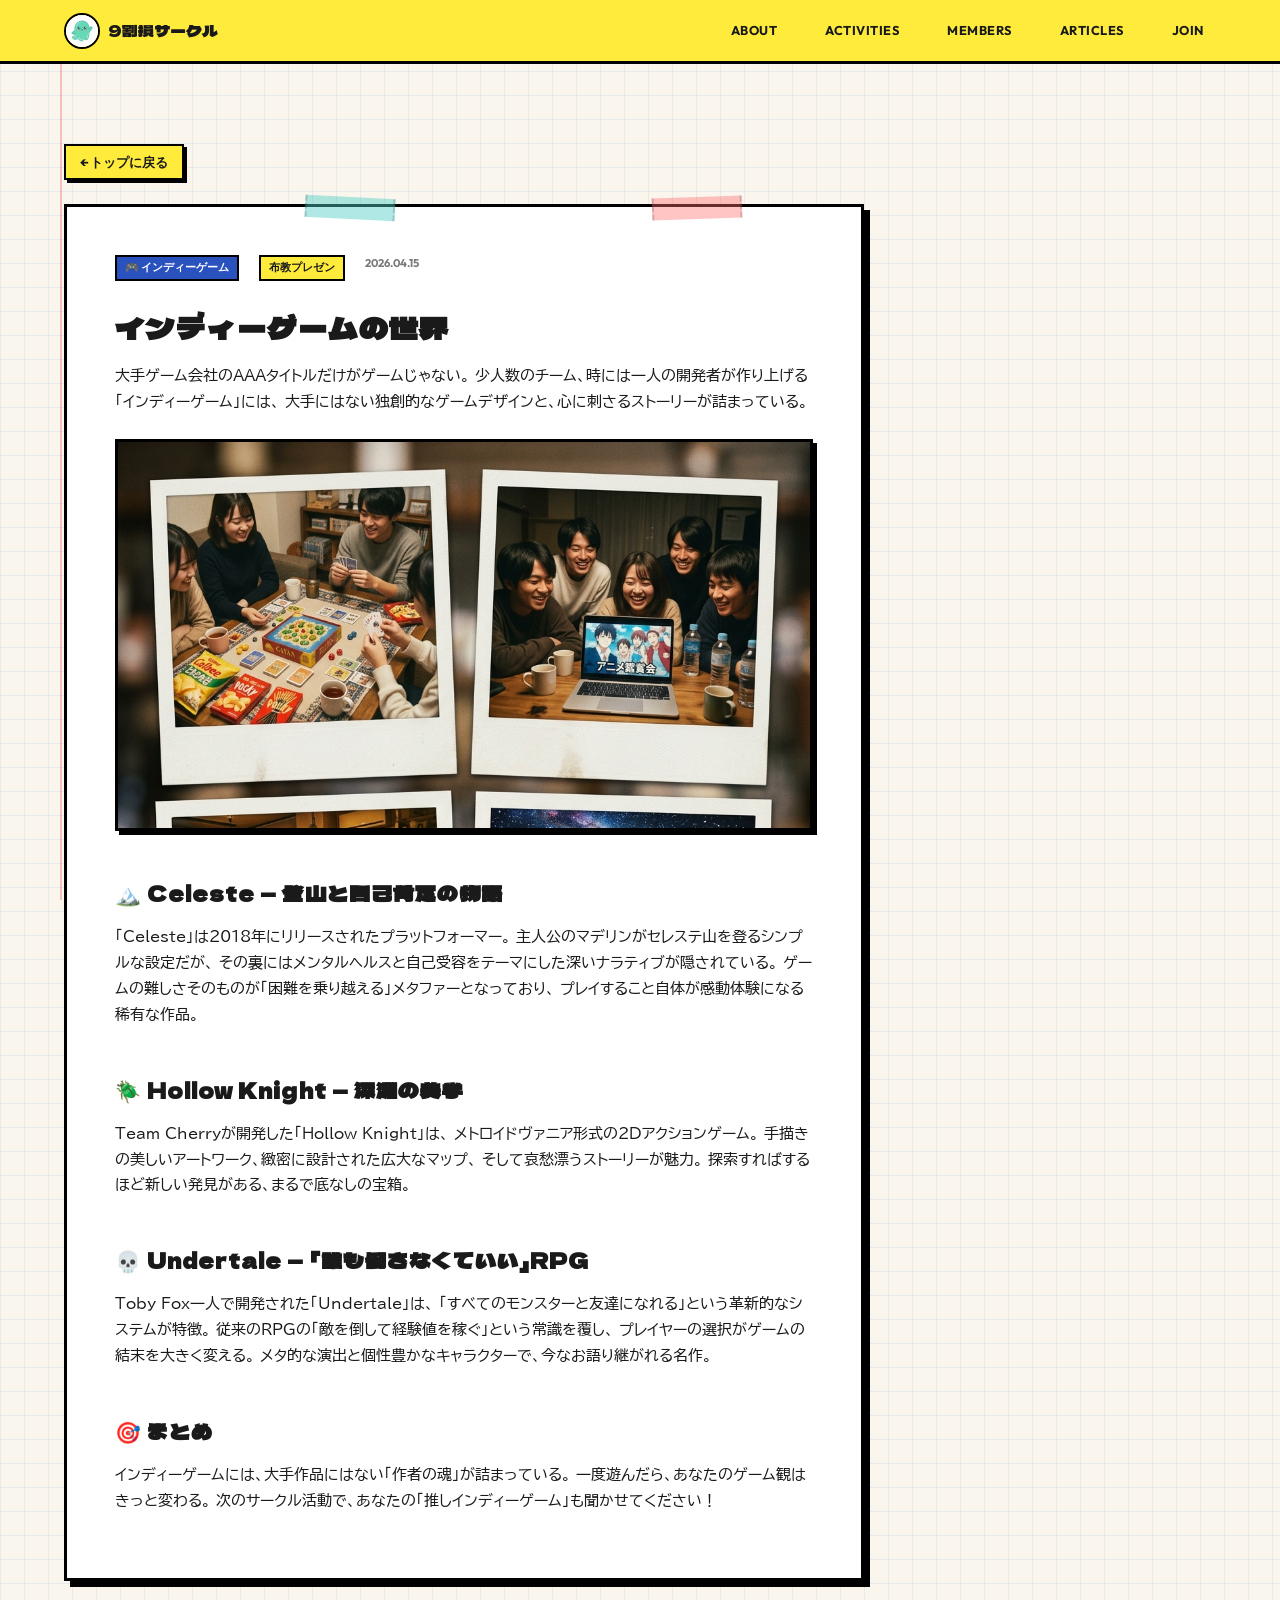
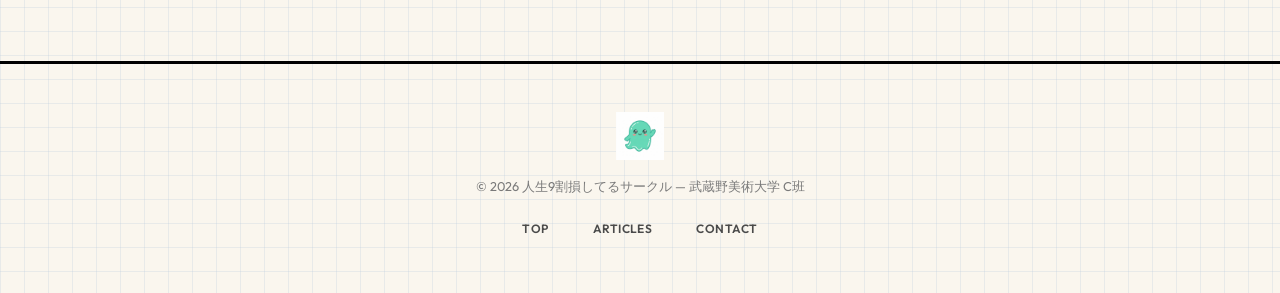
<file: output/project-detail.html>
<!DOCTYPE html>
<html lang="ja">
<head>
  <meta charset="UTF-8" />
  <meta name="viewport" content="width=device-width, initial-scale=1.0" />
  <title>インディーゲームの世界 — 人生9割損してるサークル</title>
  <meta name="description" content="インディーゲームの魅力を徹底解説。Celeste、Hollow Knight、Undertaleなど、大手にはない独創的なゲームデザインの世界をご紹介。" />
  <link rel="stylesheet" href="css/style.css" />
</head>
<body>
  <!-- Navigation -->
  <nav class="navbar" role="navigation" aria-label="メインナビゲーション">
    <div class="container">
      <a href="index.html" class="navbar-logo">
        <img src="assets/ghost-mascot.png" alt="サークルマスコット" />
        <span>9割損サークル</span>
      </a>
      <div class="navbar-links" id="nav-links">
        <a href="index.html#about">About</a>
        <a href="index.html#activities">Activities</a>
        <a href="index.html#members">Members</a>
        <a href="articles.html">Articles</a>
        <a href="index.html#join">Join</a>
      </div>
      <button class="hamburger" id="hamburger" aria-label="メニュー">
        <span></span>
        <span></span>
        <span></span>
      </button>
    </div>
  </nav>

  <main>
    <section class="detail-hero">
      <div class="container">
        <a href="index.html" class="detail-back-link">← トップに戻る</a>

        <div class="detail-card">
          <div class="washi-tape tape-mint"></div>
          <div class="washi-tape tape-pink" style="top: -10px; right: 15%;"></div>

          <div class="detail-meta">
            <span class="tag tag-blue">🎮 インディーゲーム</span>
            <span class="tag tag-yellow">布教プレゼン</span>
            <span class="sticky-date">2026.04.15</span>
          </div>

          <h1 class="detail-title">インディーゲームの世界</h1>

          <div class="detail-body">
            <p>
              大手ゲーム会社のAAAタイトルだけがゲームじゃない。
              少人数のチーム、時には一人の開発者が作り上げる「インディーゲーム」には、
              大手にはない独創的なゲームデザインと、心に刺さるストーリーが詰まっている。
            </p>

            <img src="assets/activity-photos.png" alt="ゲーム関連の活動写真" class="detail-image" style="object-position: top left; aspect-ratio: 16/9; object-fit: cover;" />

            <h2>🏔️ Celeste — 登山と自己肯定の物語</h2>
            <p>
              「Celeste」は2018年にリリースされたプラットフォーマー。
              主人公のマデリンがセレステ山を登るシンプルな設定だが、
              その裏にはメンタルヘルスと自己受容をテーマにした深いナラティブが隠されている。
              ゲームの難しさそのものが「困難を乗り越える」メタファーとなっており、
              プレイすること自体が感動体験になる稀有な作品。
            </p>

            <h2>🪲 Hollow Knight — 深淵の美学</h2>
            <p>
              Team Cherryが開発した「Hollow Knight」は、
              メトロイドヴァニア形式の2Dアクションゲーム。
              手描きの美しいアートワーク、緻密に設計された広大なマップ、
              そして哀愁漂うストーリーが魅力。
              探索すればするほど新しい発見がある、まるで底なしの宝箱。
            </p>

            <h2>💀 Undertale — 「誰も倒さなくていい」RPG</h2>
            <p>
              Toby Fox一人で開発された「Undertale」は、
              「すべてのモンスターと友達になれる」という革新的なシステムが特徴。
              従来のRPGの「敵を倒して経験値を稼ぐ」という常識を覆し、
              プレイヤーの選択がゲームの結末を大きく変える。
              メタ的な演出と個性豊かなキャラクターで、今なお語り継がれる名作。
            </p>

            <h2>🎯 まとめ</h2>
            <p>
              インディーゲームには、大手作品にはない「作者の魂」が詰まっている。
              一度遊んだら、あなたのゲーム観はきっと変わる。
              次のサークル活動で、あなたの「推しインディーゲーム」も聞かせてください！
            </p>
          </div>
        </div>
      </div>
    </section>
  </main>

  <footer class="footer" role="contentinfo">
    <div class="container">
      <div class="footer-content">
        <img src="assets/ghost-mascot.png" alt="" class="footer-logo" aria-hidden="true" />
        <p class="footer-text">© 2026 人生9割損してるサークル — 武蔵野美術大学 C班</p>
        <div class="footer-links">
          <a href="index.html">Top</a>
          <a href="articles.html">Articles</a>
          <a href="index.html#join">Contact</a>
        </div>
      </div>
    </div>
  </footer>

  <script src="js/main.js"></script>
</body>
</html>
</file>
<file: output/css/style.css>
/* ============================================
   人生9割損してるサークル — Design System
   Style: Neubrutalist + Playful Pop Scrapbook
   ============================================ */

/* --- Google Fonts --- */
@import url('https://fonts.googleapis.com/css2?family=BIZ+UDPGothic:wght@400;700&family=Dela+Gothic+One&family=Outfit:wght@400;500;600;700;800;900&display=swap');

/* --- CSS Custom Properties --- */
:root {
  /* Primary Colors */
  --primary-blue: #2A52BE;
  --primary-blue-light: #3a6ae8;
  --neon-yellow: #FFEB3B;
  --neon-yellow-dark: #e6d435;

  /* Accent Colors */
  --soft-pink: #FF6B6B;
  --mint-green: #4ECDC4;
  --mint-green-light: #7eddd6;
  --lavender: #D6BCFA;
  --orange-accent: #FF8C42;

  /* Neutral Colors */
  --bg-cream: #faf6ee;
  --bg-cream-dark: #f0ebe0;
  --surface-white: #ffffff;
  --border-black: #000000;
  --text-primary: #1a1a1a;
  --text-secondary: #4a4a4a;
  --text-muted: #7a7a7a;

  /* Chalkboard */
  --chalkboard-green: #2d5016;
  --chalkboard-dark: #1e3a0e;

  /* Borders */
  --border-thick: 3px solid #000;
  --border-thin: 2px solid #000;
  --border-extra-thick: 4px solid #000;

  /* Shadows */
  --shadow-brutal: 4px 4px 0px #000;
  --shadow-brutal-sm: 3px 3px 0px #000;
  --shadow-brutal-lg: 6px 6px 0px #000;
  --shadow-hover: 6px 6px 0px #000;

  /* Typography */
  --font-body: 'BIZ UDPGothic', sans-serif;
  --font-heading: 'Dela Gothic One', sans-serif;
  --font-accent: 'Outfit', sans-serif;

  /* Spacing */
  --space-xs: 8px;
  --space-sm: 16px;
  --space-md: 24px;
  --space-lg: 48px;
  --space-xl: 80px;

  /* Layout */
  --max-width: 1200px;
  --nav-height: 64px;

  /* Animation */
  --ease-out-expo: cubic-bezier(0.16, 1, 0.3, 1);
  --ease-splash: cubic-bezier(0.85, 0, 0.15, 1);
  --duration-fast: 150ms;
  --duration-normal: 250ms;
  --duration-slow: 3s;

  /* Graph Paper */
  --grid-color: rgba(180, 200, 220, 0.25);
  --grid-size: 24px;
  --margin-line-color: #e85d5d;
}

/* --- Reset & Base --- */
*,
*::before,
*::after {
  box-sizing: border-box;
  margin: 0;
  padding: 0;
}

html {
  scroll-behavior: smooth;
  font-size: 16px;
}

body {
  font-family: var(--font-body);
  color: var(--text-primary);
  background-color: var(--bg-cream);
  line-height: 1.6;
  overflow-x: hidden;
  position: relative;

  /* Graph Paper Background */
  background-image:
    repeating-linear-gradient(
      0deg,
      var(--grid-color) 0px,
      var(--grid-color) 1px,
      transparent 1px,
      transparent var(--grid-size)
    ),
    repeating-linear-gradient(
      90deg,
      var(--grid-color) 0px,
      var(--grid-color) 1px,
      transparent 1px,
      transparent var(--grid-size)
    );
  background-size: var(--grid-size) var(--grid-size);
}

/* Notebook Margin Line */
body::before {
  content: '';
  position: fixed;
  top: 0;
  left: 60px;
  width: 2px;
  height: 100vh;
  background-color: var(--margin-line-color);
  opacity: 0.35;
  z-index: 0;
  pointer-events: none;
}

img {
  max-width: 100%;
  height: auto;
  display: block;
}

a {
  color: var(--primary-blue);
  text-decoration: none;
  transition: color var(--duration-fast) ease;
}

a:hover {
  color: var(--primary-blue-light);
}

ul, ol {
  list-style: none;
}

/* --- Typography --- */
h1, h2, h3, h4 {
  font-family: var(--font-heading);
  letter-spacing: 0.05em;
  line-height: 1.3;
}

h1 {
  font-size: 2.2rem;
  font-weight: 900;
}

h2 {
  font-size: 1.8rem;
  font-weight: 900;
  line-height: 1.4;
}

h3 {
  font-size: 1.25rem;
  font-weight: 900;
  font-family: var(--font-accent);
  line-height: 1.4;
}

p {
  font-size: 0.95rem;
  line-height: 1.7;
  max-width: 45ch;
}

.label, .badge {
  font-family: var(--font-accent);
  font-size: 0.75rem;
  font-weight: 700;
  line-height: 1.2;
  letter-spacing: 0.03em;
}

/* --- Utility Classes --- */
.container {
  max-width: var(--max-width);
  margin: 0 auto;
  padding: 0 var(--space-md);
  position: relative;
  z-index: 1;
}

.section-heading {
  display: inline-block;
  background-color: var(--neon-yellow);
  border: var(--border-thick);
  box-shadow: var(--shadow-brutal);
  padding: var(--space-xs) var(--space-md);
  text-align: center;
  transform: rotate(-1deg);
  margin-bottom: var(--space-lg);
}

.section-heading-centered {
  text-align: center;
  display: flex;
  justify-content: center;
}

.text-stroke {
  -webkit-text-stroke: 1.5px #000;
  text-shadow: 3px 3px 0px rgba(0,0,0,0.15);
}

.visually-hidden {
  position: absolute;
  width: 1px;
  height: 1px;
  padding: 0;
  margin: -1px;
  overflow: hidden;
  clip: rect(0, 0, 0, 0);
  white-space: nowrap;
  border: 0;
}

/* --- Splash Screen --- */
.splash-screen {
  position: fixed;
  top: 0;
  left: 0;
  width: 100vw;
  height: 100vh;
  background-color: var(--primary-blue);
  z-index: 9999;
  display: flex;
  flex-direction: column;
  align-items: center;
  justify-content: center;
  transition: opacity 0.6s var(--ease-splash), transform 0.6s var(--ease-splash);
}

.splash-screen.fade-out {
  opacity: 0;
  transform: scale(1.05);
  pointer-events: none;
}

.splash-screen.hidden {
  display: none;
}

.splash-logo {
  width: 120px;
  height: 120px;
  animation: splash-bounce 1.2s var(--ease-out-expo) infinite alternate;
}

.splash-title {
  color: #fff;
  font-family: var(--font-heading);
  font-size: 1.6rem;
  margin-top: var(--space-md);
  letter-spacing: 0.08em;
  text-align: center;
}

.splash-subtitle {
  color: rgba(255,255,255,0.7);
  font-family: var(--font-accent);
  font-size: 0.85rem;
  margin-top: var(--space-xs);
}

@keyframes splash-bounce {
  0% { transform: translateY(0) rotate(-3deg); }
  100% { transform: translateY(-12px) rotate(3deg); }
}

/* --- Navigation --- */
.navbar {
  position: fixed;
  top: 0;
  left: 0;
  right: 0;
  height: var(--nav-height);
  background-color: var(--neon-yellow);
  border-bottom: var(--border-thick);
  z-index: 1000;
  display: flex;
  align-items: center;
}

.navbar .container {
  display: flex;
  align-items: center;
  justify-content: space-between;
  width: 100%;
}

.navbar-logo {
  display: flex;
  align-items: center;
  gap: var(--space-xs);
  font-family: var(--font-heading);
  font-size: 1rem;
  color: var(--text-primary);
  text-decoration: none;
}

.navbar-logo img {
  width: 36px;
  height: 36px;
  border-radius: 50%;
  border: var(--border-thin);
}

.navbar-links {
  display: flex;
  align-items: center;
  gap: var(--space-md);
}

.navbar-links a {
  font-family: var(--font-accent);
  font-size: 0.8rem;
  font-weight: 700;
  color: var(--text-primary);
  text-decoration: none;
  padding: 4px 10px;
  border-radius: 0;
  border: 2px solid transparent;
  transition: all var(--duration-fast) var(--ease-out-expo);
  text-transform: uppercase;
  letter-spacing: 0.04em;
}

.navbar-links a:hover {
  border-color: var(--border-black);
  background-color: var(--surface-white);
  transform: translate(-2px, -2px);
  box-shadow: 2px 2px 0px #000;
}

.hamburger {
  display: none;
  flex-direction: column;
  gap: 5px;
  cursor: pointer;
  padding: 8px;
  background: none;
  border: none;
}

.hamburger span {
  display: block;
  width: 24px;
  height: 3px;
  background-color: var(--border-black);
  border-radius: 0;
  transition: transform 0.3s ease, opacity 0.3s ease;
}

.hamburger.active span:nth-child(1) {
  transform: rotate(45deg) translate(5px, 6px);
}

.hamburger.active span:nth-child(2) {
  opacity: 0;
}

.hamburger.active span:nth-child(3) {
  transform: rotate(-45deg) translate(5px, -6px);
}

/* --- Hero Section --- */
.hero-section {
  margin-top: var(--nav-height);
  min-height: 80vh;
  background-color: var(--primary-blue);
  position: relative;
  overflow: hidden;
  display: flex;
  align-items: center;
  justify-content: center;
  text-align: center;
  border-bottom: var(--border-extra-thick);
}

.hero-sunburst {
  position: absolute;
  top: 50%;
  left: 50%;
  transform: translate(-50%, -50%);
  width: 140%;
  max-width: none;
  opacity: 0.25;
  animation: hero-spin 60s linear infinite;
}

@keyframes hero-spin {
  from { transform: translate(-50%, -50%) rotate(0deg); }
  to { transform: translate(-50%, -50%) rotate(360deg); }
}

.hero-content {
  position: relative;
  z-index: 2;
  padding: var(--space-xl) var(--space-md);
}

.hero-mascot {
  width: 160px;
  height: 160px;
  margin: 0 auto var(--space-md);
  animation: float 3s ease-in-out infinite;
  filter: drop-shadow(4px 4px 0px rgba(0,0,0,0.3));
}

@keyframes float {
  0%, 100% { transform: translateY(0) rotate(-2deg); }
  50% { transform: translateY(-15px) rotate(2deg); }
}

.hero-title {
  color: #fff;
  font-size: 3rem;
  font-family: var(--font-heading);
  letter-spacing: 0.06em;
  text-shadow: 4px 4px 0px rgba(0,0,0,0.4);
  margin-bottom: var(--space-sm);
}

.hero-title .accent {
  color: var(--neon-yellow);
  font-size: 3.8rem;
  display: inline-block;
  animation: hero-accent-pulse 2s ease-in-out infinite alternate;
}

@keyframes hero-accent-pulse {
  0% { transform: scale(1); }
  100% { transform: scale(1.05) rotate(1deg); }
}

.hero-subtitle {
  color: rgba(255,255,255,0.85);
  font-family: var(--font-body);
  font-size: 1.1rem;
  margin-bottom: var(--space-md);
}

.hero-cta {
  display: inline-block;
  background-color: var(--neon-yellow);
  color: var(--text-primary);
  font-family: var(--font-heading);
  font-size: 1rem;
  padding: 14px 36px;
  border: var(--border-thick);
  box-shadow: var(--shadow-brutal);
  cursor: pointer;
  transition: all var(--duration-fast) var(--ease-out-expo);
  text-decoration: none;
}

.hero-cta:hover {
  transform: translate(-3px, -3px);
  box-shadow: var(--shadow-brutal-lg);
  background-color: var(--neon-yellow-dark);
  color: var(--text-primary);
}

/* Scroll indicator */
.scroll-indicator {
  position: absolute;
  bottom: 30px;
  left: 50%;
  transform: translateX(-50%);
  z-index: 2;
  animation: bounce-down 1.5s ease-in-out infinite;
}

.scroll-indicator span {
  display: block;
  width: 24px;
  height: 24px;
  border-right: 3px solid #fff;
  border-bottom: 3px solid #fff;
  transform: rotate(45deg);
  opacity: 0.7;
}

@keyframes bounce-down {
  0%, 100% { transform: translateX(-50%) translateY(0); }
  50% { transform: translateX(-50%) translateY(10px); }
}

/* --- About / Concept Section --- */
.about-section {
  padding: var(--space-xl) 0;
  position: relative;
}

.about-card {
  background-color: var(--surface-white);
  border: var(--border-thick);
  box-shadow: var(--shadow-brutal-lg);
  padding: var(--space-lg);
  max-width: 800px;
  margin: 0 auto;
  position: relative;
  transform: rotate(-0.5deg);
}

.about-card::before {
  content: '';
  position: absolute;
  top: -12px;
  left: 30%;
  width: 80px;
  height: 24px;
  background-color: rgba(78, 205, 196, 0.5);
  border-left: 2px dashed rgba(0,0,0,0.2);
  border-right: 2px dashed rgba(0,0,0,0.2);
  transform: rotate(2deg);
  z-index: 2;
}

.about-card::after {
  content: '';
  position: absolute;
  top: -12px;
  right: 20%;
  width: 70px;
  height: 24px;
  background-color: rgba(255, 107, 107, 0.4);
  border-left: 2px dashed rgba(0,0,0,0.2);
  border-right: 2px dashed rgba(0,0,0,0.2);
  transform: rotate(-1deg);
  z-index: 2;
}

.about-emoji {
  font-size: 2.5rem;
  text-align: center;
  margin-bottom: var(--space-sm);
}

.about-text {
  text-align: center;
  font-size: 1.3rem;
  font-family: var(--font-heading);
  line-height: 2;
  max-width: none;
}

.about-description {
  text-align: center;
  margin: var(--space-md) auto 0;
  color: var(--text-secondary);
  font-size: 0.95rem;
  max-width: 55ch;
}

/* --- Activities Section --- */
.activities-section {
  padding: var(--space-xl) 0;
  border-top: 3px dashed #000;
}

.activities-grid {
  display: grid;
  grid-template-columns: repeat(auto-fit, minmax(280px, 1fr));
  gap: var(--space-md);
  margin-top: var(--space-md);
}

.activity-card {
  background-color: var(--surface-white);
  border: var(--border-thick);
  box-shadow: var(--shadow-brutal);
  padding: 0;
  transition: all var(--duration-fast) var(--ease-out-expo);
  position: relative;
  overflow: hidden;
}

.activity-card:hover {
  transform: translate(-3px, -3px);
  box-shadow: var(--shadow-brutal-lg);
}

.activity-card-header {
  padding: var(--space-sm);
  font-family: var(--font-accent);
  font-weight: 800;
  font-size: 0.75rem;
  text-transform: uppercase;
  letter-spacing: 0.06em;
  border-bottom: var(--border-thin);
}

.activity-card-header.step-1 {
  background-color: var(--neon-yellow);
}

.activity-card-header.step-2 {
  background-color: var(--lavender);
}

.activity-card-header.step-3 {
  background-color: var(--soft-pink);
  color: #fff;
}

.activity-card-body {
  padding: var(--space-md);
}

.activity-card-body h3 {
  margin-bottom: var(--space-xs);
  font-family: var(--font-heading);
  font-size: 1.1rem;
}

.activity-card-body p {
  color: var(--text-secondary);
  font-size: 0.9rem;
}

.activity-card-icon {
  font-size: 2rem;
  margin-bottom: var(--space-sm);
}

/* --- CRT TV Slide Viewer --- */
.slides-section {
  padding: var(--space-xl) 0;
  border-top: 3px dashed #000;
}

.crt-tv-wrapper {
  max-width: 700px;
  margin: 0 auto;
  position: relative;
}

.crt-tv {
  background: linear-gradient(145deg, #6b4226, #8b5e3c, #5a3420);
  border: var(--border-extra-thick);
  border-radius: 12px;
  padding: 30px 30px 50px;
  box-shadow: var(--shadow-brutal-lg), inset 0 2px 4px rgba(255,255,255,0.1);
  position: relative;
}

/* Antenna */
.crt-antenna {
  position: absolute;
  top: -40px;
  left: 50%;
  transform: translateX(-50%);
  display: flex;
  gap: 30px;
}

.crt-antenna-rod {
  width: 3px;
  height: 45px;
  background-color: #888;
  border-radius: 2px;
  transform-origin: bottom center;
}

.crt-antenna-rod:first-child {
  transform: rotate(-25deg);
}

.crt-antenna-rod:last-child {
  transform: rotate(25deg);
}

.crt-antenna-tip {
  position: absolute;
  top: -2px;
  width: 8px;
  height: 8px;
  background-color: #aaa;
  border-radius: 50%;
  left: 50%;
  transform: translateX(-50%);
}

/* Screen */
.crt-screen {
  background-color: #1a1a2e;
  border: 3px solid #333;
  border-radius: 8px;
  aspect-ratio: 4/3;
  position: relative;
  overflow: hidden;
  box-shadow: inset 0 0 30px rgba(0,0,0,0.5);
}

.crt-screen::after {
  content: '';
  position: absolute;
  top: 0;
  left: 0;
  right: 0;
  bottom: 0;
  background: repeating-linear-gradient(
    0deg,
    transparent 0px,
    transparent 2px,
    rgba(0,0,0,0.05) 2px,
    rgba(0,0,0,0.05) 4px
  );
  pointer-events: none;
  z-index: 3;
}

.crt-slide {
  position: absolute;
  top: 0;
  left: 0;
  width: 100%;
  height: 100%;
  display: flex;
  align-items: center;
  justify-content: center;
  opacity: 0;
  transition: opacity 0.4s ease;
}

.crt-slide.active {
  opacity: 1;
}

.crt-slide img {
  width: 100%;
  height: 100%;
  object-fit: cover;
}

.crt-slide-content {
  padding: var(--space-md);
  text-align: center;
  color: #fff;
}

.crt-slide-content h3 {
  font-family: var(--font-heading);
  font-size: 1.3rem;
  margin-bottom: var(--space-sm);
  color: var(--neon-yellow);
}

.crt-slide-content p {
  font-size: 0.9rem;
  max-width: none;
  color: rgba(255,255,255,0.8);
}

/* Static noise */
.crt-static {
  position: absolute;
  top: 0;
  left: 0;
  width: 100%;
  height: 100%;
  opacity: 0;
  z-index: 2;
  pointer-events: none;
  background-image: url("data:image/svg+xml,%3Csvg viewBox='0 0 256 256' xmlns='http://www.w3.org/2000/svg'%3E%3Cfilter id='noise'%3E%3CfeTurbulence type='fractalNoise' baseFrequency='0.9' numOctaves='4' stitchTiles='stitch'/%3E%3C/filter%3E%3Crect width='100%25' height='100%25' filter='url(%23noise)' opacity='0.5'/%3E%3C/svg%3E");
  transition: opacity 0.15s ease;
}

.crt-static.active {
  opacity: 0.6;
  animation: static-flicker 0.1s steps(3) 3;
}

@keyframes static-flicker {
  0% { opacity: 0.6; }
  50% { opacity: 0.3; }
  100% { opacity: 0.6; }
}

/* Controls */
.crt-controls {
  position: absolute;
  bottom: 10px;
  left: 0;
  right: 0;
  display: flex;
  align-items: center;
  justify-content: center;
  gap: var(--space-md);
}

.crt-dial {
  width: 28px;
  height: 28px;
  background: radial-gradient(circle, #999, #666);
  border: 2px solid #444;
  border-radius: 50%;
  cursor: pointer;
  position: relative;
  transition: transform var(--duration-fast) ease;
}

.crt-dial::after {
  content: '';
  position: absolute;
  top: 4px;
  left: 50%;
  transform: translateX(-50%);
  width: 2px;
  height: 8px;
  background-color: #333;
  border-radius: 1px;
}

.crt-dial:hover {
  transform: scale(1.1);
}

.crt-power-led {
  width: 8px;
  height: 8px;
  background-color: #2ecc40;
  border-radius: 50%;
  box-shadow: 0 0 6px #2ecc40, 0 0 12px rgba(46, 204, 64, 0.3);
  animation: led-pulse 2s ease-in-out infinite;
}

@keyframes led-pulse {
  0%, 100% { opacity: 1; }
  50% { opacity: 0.6; }
}

.crt-nav-btn {
  background-color: var(--surface-white);
  border: var(--border-thin);
  padding: 6px 16px;
  font-family: var(--font-accent);
  font-size: 0.75rem;
  font-weight: 700;
  cursor: pointer;
  box-shadow: 2px 2px 0px #000;
  transition: all var(--duration-fast) var(--ease-out-expo);
}

.crt-nav-btn:hover {
  transform: translate(-2px, -2px);
  box-shadow: 4px 4px 0px #000;
}

.slide-counter {
  font-family: var(--font-accent);
  font-size: 0.75rem;
  font-weight: 700;
  color: #ccc;
  min-width: 40px;
  text-align: center;
}

/* --- Members Section --- */
.members-section {
  padding: var(--space-xl) 0;
  border-top: 3px dashed #000;
}

.members-grid {
  display: flex;
  flex-direction: column;
  gap: var(--space-lg);
}

.member-row {
  display: flex;
  align-items: flex-start;
  gap: var(--space-lg);
}

.member-row:nth-child(even) {
  flex-direction: row-reverse;
}

/* Polaroid Card */
.polaroid {
  background-color: var(--surface-white);
  border: var(--border-thick);
  box-shadow: var(--shadow-brutal);
  padding: 12px 12px 36px;
  width: 220px;
  min-width: 220px;
  position: relative;
  transition: all var(--duration-fast) var(--ease-out-expo);
}

.polaroid:nth-child(odd) {
  transform: rotate(-2deg);
}

.polaroid:nth-child(even) {
  transform: rotate(1.5deg);
}

.polaroid:hover {
  transform: rotate(0deg) translate(-3px, -3px) !important;
  box-shadow: var(--shadow-brutal-lg);
  z-index: 10;
}

.polaroid-image {
  width: 100%;
  aspect-ratio: 1;
  object-fit: cover;
  border: 1px solid #eee;
}

.polaroid-label {
  text-align: center;
  margin-top: 8px;
  font-family: var(--font-heading);
  font-size: 0.85rem;
}

/* Washi Tape */
.washi-tape {
  position: absolute;
  height: 22px;
  z-index: 5;
  border-left: 2px dashed rgba(0,0,0,0.15);
  border-right: 2px dashed rgba(0,0,0,0.15);
}

.washi-tape.tape-mint {
  background-color: rgba(78, 205, 196, 0.45);
  width: 70px;
  top: -10px;
  left: 30%;
  transform: rotate(3deg);
}

.washi-tape.tape-pink {
  background-color: rgba(255, 107, 107, 0.4);
  width: 60px;
  top: -8px;
  right: 25%;
  transform: rotate(-2deg);
}

.washi-tape.tape-yellow {
  background-color: rgba(255, 235, 59, 0.5);
  width: 75px;
  top: -10px;
  left: 20%;
  transform: rotate(1deg);
}

.washi-tape.tape-lavender {
  background-color: rgba(214, 188, 250, 0.5);
  width: 65px;
  top: -9px;
  right: 20%;
  transform: rotate(-3deg);
}

/* Member Info */
.member-info {
  flex: 1;
  padding-top: var(--space-sm);
}

.member-name {
  font-family: var(--font-heading);
  font-size: 1.3rem;
  margin-bottom: var(--space-xs);
}

.member-role {
  display: inline-block;
  font-family: var(--font-accent);
  font-size: 0.7rem;
  font-weight: 700;
  padding: 3px 10px;
  border: var(--border-thin);
  margin-bottom: var(--space-sm);
  text-transform: uppercase;
}

.member-role.tag-pink {
  background-color: var(--soft-pink);
  color: #fff;
}

.member-role.tag-lavender {
  background-color: var(--lavender);
}

.member-role.tag-mint {
  background-color: var(--mint-green);
  color: #fff;
}

.member-passion {
  font-size: 0.95rem;
  color: var(--text-secondary);
}

.member-passion strong {
  color: var(--text-primary);
}

/* --- News / Sticky Notes Section --- */
.news-section {
  padding: var(--space-xl) 0;
  border-top: 3px dashed #000;
}

.sticky-board {
  display: grid;
  grid-template-columns: repeat(auto-fill, minmax(240px, 1fr));
  gap: var(--space-md);
  margin-top: var(--space-md);
}

.sticky-note {
  padding: var(--space-md);
  border: var(--border-thin);
  box-shadow: var(--shadow-brutal-sm);
  position: relative;
  transition: all var(--duration-fast) var(--ease-out-expo);
  min-height: 160px;
}

.sticky-note:hover {
  transform: rotate(0deg) translate(-3px, -3px) !important;
  box-shadow: var(--shadow-brutal-lg);
  z-index: 10;
}

.sticky-note:nth-child(1) {
  background-color: #fff9c4;
  transform: rotate(-2deg);
}

.sticky-note:nth-child(2) {
  background-color: #f8bbd0;
  transform: rotate(1.5deg);
}

.sticky-note:nth-child(3) {
  background-color: #b2ebf2;
  transform: rotate(-1deg);
}

.sticky-note:nth-child(4) {
  background-color: #c8e6c9;
  transform: rotate(2.5deg);
}

.sticky-date {
  font-family: var(--font-accent);
  font-size: 0.7rem;
  font-weight: 700;
  color: var(--text-muted);
  margin-bottom: var(--space-xs);
  text-transform: uppercase;
}

.sticky-title {
  font-family: var(--font-heading);
  font-size: 0.95rem;
  margin-bottom: var(--space-xs);
}

.sticky-body {
  font-size: 0.85rem;
  color: var(--text-secondary);
  line-height: 1.6;
}

/* Pin */
.sticky-note::before {
  content: '';
  position: absolute;
  top: -6px;
  left: 50%;
  transform: translateX(-50%);
  width: 14px;
  height: 14px;
  background: radial-gradient(circle at 40% 40%, #ff6b6b, #cc3333);
  border-radius: 50%;
  border: 1px solid #000;
  box-shadow: 1px 1px 2px rgba(0,0,0,0.3);
  z-index: 5;
}

/* --- Photo Album Section --- */
.album-section {
  padding: var(--space-xl) 0;
  border-top: 3px dashed #000;
}

.album-grid {
  display: grid;
  grid-template-columns: repeat(2, 1fr);
  gap: var(--space-md);
  max-width: 700px;
  margin: var(--space-md) auto 0;
}

.album-photo {
  background-color: var(--surface-white);
  border: var(--border-thick);
  box-shadow: var(--shadow-brutal);
  padding: 10px 10px 32px;
  transition: all var(--duration-fast) var(--ease-out-expo);
}

.album-photo:nth-child(1) { transform: rotate(-1.5deg); }
.album-photo:nth-child(2) { transform: rotate(2deg); }
.album-photo:nth-child(3) { transform: rotate(1deg); }
.album-photo:nth-child(4) { transform: rotate(-2.5deg); }

.album-photo:hover {
  transform: rotate(0deg) scale(1.02) !important;
  box-shadow: var(--shadow-brutal-lg);
  z-index: 10;
}

.album-photo img {
  width: 100%;
  aspect-ratio: 4/3;
  object-fit: cover;
}

.album-photo-caption {
  text-align: center;
  font-family: var(--font-body);
  font-size: 0.8rem;
  margin-top: 6px;
  color: var(--text-secondary);
}

/* --- Join / Contact Section --- */
.join-section {
  padding: var(--space-xl) 0;
  border-top: 3px dashed #000;
  position: relative;
}

.join-wrapper {
  display: flex;
  gap: var(--space-lg);
  align-items: flex-start;
  max-width: 800px;
  margin: 0 auto;
}

.join-form-container {
  flex: 1;
}

.join-form {
  background-color: var(--surface-white);
  border: var(--border-thick);
  box-shadow: var(--shadow-brutal-lg);
  padding: var(--space-lg);
}

.form-group {
  margin-bottom: var(--space-md);
}

.form-group label {
  display: block;
  font-family: var(--font-accent);
  font-size: 0.8rem;
  font-weight: 700;
  margin-bottom: 6px;
  text-transform: uppercase;
  letter-spacing: 0.04em;
}

.form-group input,
.form-group textarea,
.form-group select {
  width: 100%;
  padding: 12px 14px;
  font-family: var(--font-body);
  font-size: 0.95rem;
  background-color: var(--surface-white);
  border: 2px solid #000;
  border-radius: 0;
  outline: none;
  transition: border-color var(--duration-fast) ease, box-shadow var(--duration-fast) ease;
}

.form-group input:focus,
.form-group textarea:focus,
.form-group select:focus {
  border-color: var(--primary-blue);
  box-shadow: 3px 3px 0px var(--primary-blue);
}

.form-group textarea {
  resize: vertical;
  min-height: 100px;
}

.btn-primary {
  display: inline-block;
  background-color: var(--primary-blue);
  color: #fff;
  font-family: var(--font-heading);
  font-size: 0.95rem;
  padding: 14px 32px;
  border: var(--border-thick);
  box-shadow: var(--shadow-brutal);
  cursor: pointer;
  transition: all var(--duration-fast) var(--ease-out-expo);
  text-decoration: none;
  width: 100%;
  text-align: center;
}

.btn-primary:hover {
  transform: translate(-3px, -3px);
  box-shadow: var(--shadow-brutal-lg);
  background-color: var(--primary-blue-light);
  color: #fff;
}

.btn-secondary {
  display: inline-block;
  background-color: var(--neon-yellow);
  color: var(--text-primary);
  font-family: var(--font-heading);
  font-size: 0.95rem;
  padding: 14px 32px;
  border: var(--border-thick);
  box-shadow: var(--shadow-brutal);
  cursor: pointer;
  transition: all var(--duration-fast) var(--ease-out-expo);
  text-decoration: none;
}

.btn-secondary:hover {
  transform: translate(-3px, -3px);
  box-shadow: var(--shadow-brutal-lg);
  background-color: var(--neon-yellow-dark);
}

.join-ghost {
  width: 200px;
  animation: float 3s ease-in-out infinite;
  flex-shrink: 0;
}

/* --- Chalkboard Section --- */
.chalkboard-section {
  padding: var(--space-xl) 0;
  background-color: var(--chalkboard-green);
  background-image:
    radial-gradient(ellipse at 20% 50%, rgba(255,255,255,0.03), transparent 70%),
    radial-gradient(ellipse at 80% 50%, rgba(255,255,255,0.02), transparent 70%);
  border-top: var(--border-extra-thick);
  border-bottom: var(--border-extra-thick);
  position: relative;
}

.chalkboard-section::before {
  content: '';
  position: absolute;
  top: 8px;
  left: 8px;
  right: 8px;
  bottom: 8px;
  border: 2px solid rgba(255,255,255,0.08);
  pointer-events: none;
}

.chalkboard-section .section-heading {
  background-color: transparent;
  border-color: rgba(255,255,255,0.3);
  color: #fff;
  box-shadow: none;
}

.chalk-text {
  color: rgba(255,255,255,0.85);
  font-size: 0.9rem;
  text-align: center;
  margin-bottom: var(--space-md);
}

.chalk-input-row {
  display: flex;
  gap: var(--space-sm);
  max-width: 500px;
  margin: 0 auto var(--space-lg);
}

.chalk-input {
  flex: 1;
  padding: 10px 14px;
  background-color: rgba(255,255,255,0.1);
  border: 2px solid rgba(255,255,255,0.3);
  color: #fff;
  font-family: var(--font-body);
  font-size: 0.9rem;
  outline: none;
}

.chalk-input::placeholder {
  color: rgba(255,255,255,0.4);
}

.chalk-input:focus {
  border-color: var(--neon-yellow);
  background-color: rgba(255,255,255,0.15);
}

.chalk-submit {
  background-color: var(--neon-yellow);
  color: var(--text-primary);
  font-family: var(--font-heading);
  font-size: 0.85rem;
  padding: 10px 20px;
  border: var(--border-thin);
  box-shadow: 2px 2px 0px rgba(0,0,0,0.5);
  cursor: pointer;
  transition: all var(--duration-fast) ease;
  white-space: nowrap;
}

.chalk-submit:hover {
  transform: translate(-2px, -2px);
  box-shadow: 4px 4px 0px rgba(0,0,0,0.5);
}

.chalk-notes {
  display: flex;
  flex-wrap: wrap;
  gap: var(--space-sm);
  justify-content: center;
  max-width: 800px;
  margin: 0 auto;
}

.chalk-note {
  padding: 12px 16px;
  border: 1px solid rgba(0,0,0,0.15);
  box-shadow: 2px 2px 4px rgba(0,0,0,0.2);
  font-size: 0.85rem;
  max-width: 200px;
  position: relative;
}

/* --- Footer --- */
.footer {
  padding: var(--space-lg) 0;
  border-top: var(--border-thick);
  text-align: center;
}

.footer-content {
  display: flex;
  flex-direction: column;
  align-items: center;
  gap: var(--space-sm);
}

.footer-logo {
  width: 48px;
  height: 48px;
  animation: float 3s ease-in-out infinite;
}

.footer-text {
  font-family: var(--font-accent);
  font-size: 0.8rem;
  color: var(--text-muted);
}

.footer-links {
  display: flex;
  gap: var(--space-md);
}

.footer-links a {
  font-family: var(--font-accent);
  font-size: 0.75rem;
  font-weight: 600;
  color: var(--text-secondary);
  text-transform: uppercase;
  letter-spacing: 0.04em;
  padding: 4px 8px;
  border: 2px solid transparent;
  transition: all var(--duration-fast) ease;
}

.footer-links a:hover {
  border-color: #000;
  background-color: var(--neon-yellow);
  box-shadow: 2px 2px 0px #000;
}

/* --- Scroll Reveal Animation --- */
.reveal {
  opacity: 0;
  transform: translateY(30px);
  transition: opacity 0.6s var(--ease-out-expo), transform 0.6s var(--ease-out-expo);
}

.reveal.visible {
  opacity: 1;
  transform: translateY(0);
}

/* --- Tags --- */
.tag {
  display: inline-block;
  font-family: var(--font-accent);
  font-size: 0.7rem;
  font-weight: 700;
  padding: 2px 8px;
  border: var(--border-thin);
  margin-right: 4px;
  margin-bottom: 4px;
  transition: transform var(--duration-fast) ease;
}

.tag:hover {
  transform: rotate(-2deg) scale(1.05);
}

.tag-blue { background-color: var(--primary-blue); color: #fff; }
.tag-yellow { background-color: var(--neon-yellow); }
.tag-pink { background-color: var(--soft-pink); color: #fff; }
.tag-mint { background-color: var(--mint-green); color: #fff; }
.tag-lavender { background-color: var(--lavender); }

/* --- Detail Page Styles --- */
.detail-hero {
  margin-top: var(--nav-height);
  padding: var(--space-xl) 0;
  position: relative;
}

.detail-back-link {
  display: inline-flex;
  align-items: center;
  gap: 6px;
  font-family: var(--font-accent);
  font-size: 0.8rem;
  font-weight: 700;
  color: var(--text-primary);
  padding: 6px 14px;
  border: var(--border-thin);
  background-color: var(--neon-yellow);
  box-shadow: var(--shadow-brutal-sm);
  margin-bottom: var(--space-md);
  transition: all var(--duration-fast) var(--ease-out-expo);
}

.detail-back-link:hover {
  transform: translate(-2px, -2px);
  box-shadow: var(--shadow-brutal);
  color: var(--text-primary);
}

.detail-card {
  background-color: var(--surface-white);
  border: var(--border-thick);
  box-shadow: var(--shadow-brutal-lg);
  padding: var(--space-lg);
  max-width: 800px;
  position: relative;
}

.detail-card .washi-tape {
  width: 90px;
}

.detail-title {
  font-size: 1.8rem;
  margin-bottom: var(--space-sm);
}

.detail-meta {
  display: flex;
  gap: var(--space-sm);
  margin-bottom: var(--space-md);
  flex-wrap: wrap;
}

.detail-body {
  font-size: 0.95rem;
  line-height: 1.8;
  max-width: none;
}

.detail-body p {
  max-width: none;
  margin-bottom: var(--space-sm);
}

.detail-body h2 {
  font-size: 1.3rem;
  margin: var(--space-lg) 0 var(--space-sm);
}

.detail-image {
  margin: var(--space-md) 0;
  border: var(--border-thick);
  box-shadow: var(--shadow-brutal);
}

/* --- Article List Page --- */
.article-list-section {
  margin-top: var(--nav-height);
  padding: var(--space-xl) 0;
}

.article-grid {
  display: grid;
  grid-template-columns: repeat(auto-fill, minmax(300px, 1fr));
  gap: var(--space-md);
}

.article-card {
  background-color: var(--surface-white);
  border: var(--border-thick);
  box-shadow: var(--shadow-brutal);
  transition: all var(--duration-fast) var(--ease-out-expo);
  overflow: hidden;
}

.article-card:hover {
  transform: translate(-3px, -3px);
  box-shadow: var(--shadow-brutal-lg);
}

.article-card-image {
  width: 100%;
  aspect-ratio: 16/9;
  object-fit: cover;
  border-bottom: var(--border-thin);
}

.article-card-body {
  padding: var(--space-md);
}

.article-card-date {
  font-family: var(--font-accent);
  font-size: 0.7rem;
  font-weight: 700;
  color: var(--text-muted);
  margin-bottom: var(--space-xs);
  text-transform: uppercase;
}

.article-card-title {
  font-family: var(--font-heading);
  font-size: 1rem;
  margin-bottom: var(--space-xs);
}

.article-card-excerpt {
  font-size: 0.85rem;
  color: var(--text-secondary);
  line-height: 1.5;
}

/* --- Responsive --- */
@media (max-width: 768px) {
  :root {
    --grid-size: 20px;
  }

  body::before {
    left: 20px;
  }

  .container {
    padding: 0 var(--space-sm);
  }

  .navbar-links {
    display: none;
    position: fixed;
    top: var(--nav-height);
    left: 0;
    right: 0;
    background-color: var(--neon-yellow);
    flex-direction: column;
    padding: var(--space-md);
    border-bottom: var(--border-thick);
    gap: var(--space-sm);
  }

  .navbar-links.open {
    display: flex;
  }

  .hamburger {
    display: flex;
  }

  .hero-title {
    font-size: 2rem;
  }

  .hero-title .accent {
    font-size: 2.5rem;
  }

  .hero-mascot {
    width: 120px;
    height: 120px;
  }

  .about-card {
    padding: var(--space-md);
  }

  .about-text {
    font-size: 1.1rem;
  }

  .activities-grid {
    grid-template-columns: 1fr;
  }

  .member-row,
  .member-row:nth-child(even) {
    flex-direction: column;
    align-items: center;
  }

  .polaroid {
    width: 200px;
    min-width: 200px;
  }

  .member-info {
    text-align: center;
  }

  .member-info p {
    margin: 0 auto;
  }

  .sticky-board {
    grid-template-columns: 1fr;
  }

  .album-grid {
    grid-template-columns: 1fr;
  }

  .join-wrapper {
    flex-direction: column;
    align-items: center;
  }

  .join-ghost {
    order: -1;
    width: 150px;
  }

  .chalk-input-row {
    flex-direction: column;
  }

  .crt-tv {
    padding: 15px 15px 45px;
  }

  .article-grid {
    grid-template-columns: 1fr;
  }

  .section-heading h2 {
    font-size: 1.3rem;
  }
}

/* --- Print Styles --- */
@media print {
  .splash-screen,
  .navbar,
  .scroll-indicator,
  .crt-antenna,
  .crt-controls {
    display: none !important;
  }

  body {
    background: #fff !important;
    background-image: none !important;
  }

  body::before {
    display: none;
  }
}
</file>
